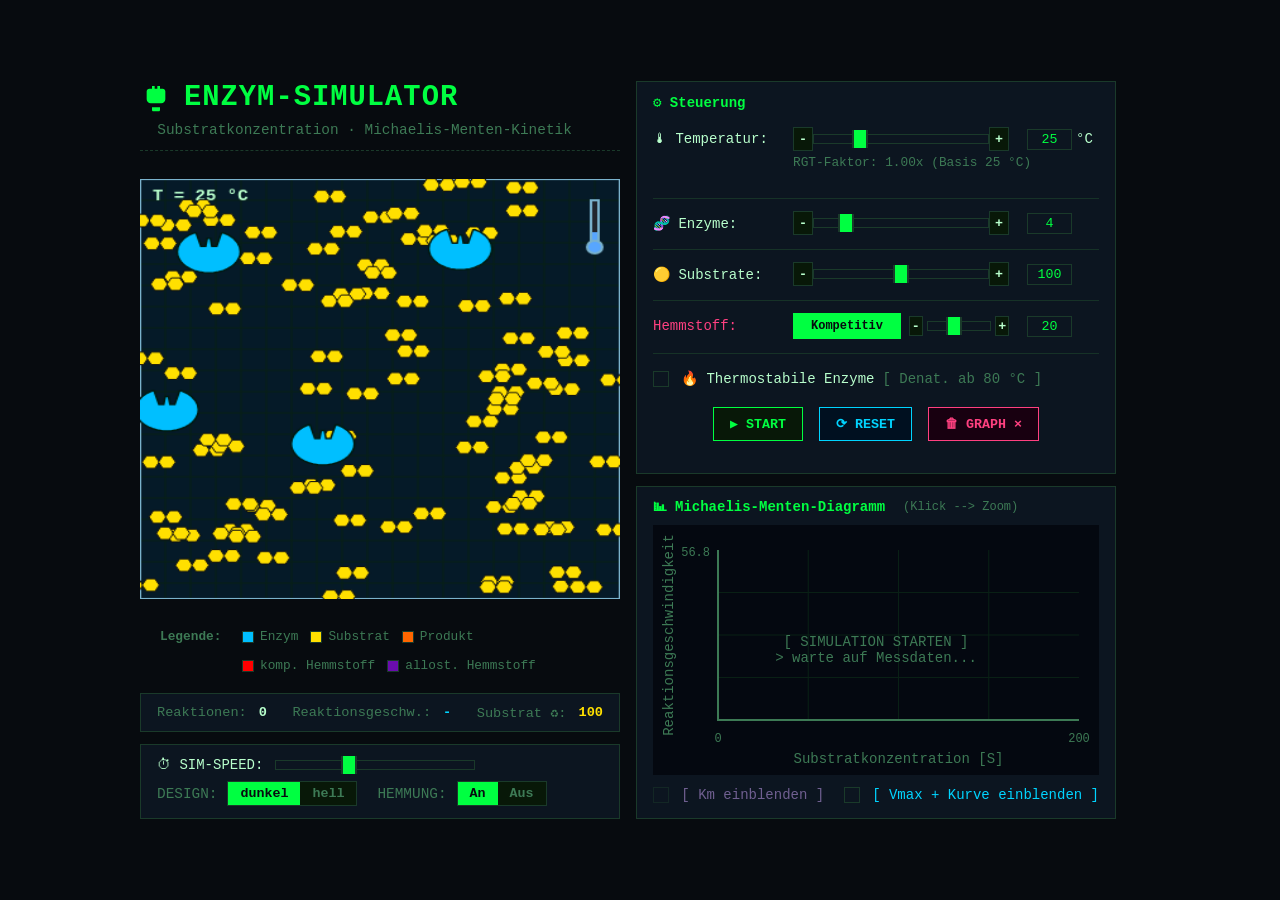
<file: index.html>
<!DOCTYPE html>
<html lang="de">
<head>
    <meta charset="UTF-8">
    <meta name="viewport" content="width=device-width, initial-scale=1.0">
    <title>ENZYM-SIMULATOR v3</title>
    <link rel="stylesheet" href="style.css">
</head>
<body class="theme-dark">
    <div class="app-container" id="appContainer">
        <!-- Left Column: Simulation -->
        <div class="left-col">
            <div class="header-area">
                <div class="title-container">
                    <div class="logo-icon"></div>
                    <h1 id="mainTitle" data-tooltip="m.poehl & Antigravity (2026)<br>Lizenz: MIT License">ENZYM-SIMULATOR</h1>
                </div>
                <div class="subtitle">&nbsp;&nbsp;Substratkonzentration · Michaelis-Menten-Kinetik</div>
                <div class="divider"></div>
            </div>
            
            <div style="position: relative;">
                <canvas id="beakerCanvas"></canvas>
            </div>

            <div class="legend-area" style="margin-top: 8px; margin-bottom: 8px; font-size: 0.8rem; color: var(--muted-color); display: flex; flex-direction: column; gap: 4px; padding-left: 20px; align-items: flex-start;">
                <div class="legend-row" style="display: flex; gap: 12px; align-items: center;">
                    <span style="font-weight: bold; width: 70px; text-align: left;">Legende:</span>
                    <div class="legend-item"><div class="color-box" style="background: var(--enz-active);"></div> Enzym</div>
                    <div class="legend-item"><div class="color-box" style="background: var(--sub-color);"></div> Substrat</div>
                    <div class="legend-item"><div class="color-box" style="background: var(--prod-color);"></div> Produkt</div>
                </div>
                <div class="legend-row" id="inhibitorLegend" style="display: flex; gap: 12px; align-items: center;">
                    <span style="width: 70px;"></span> 
                    <div class="legend-item"><div class="color-box" style="background: var(--inh-comp);"></div> komp. Hemmstoff</div>
                    <div class="legend-item"><div class="color-box" style="background: var(--inh-allo);"></div> allost. Hemmstoff</div>
                </div>
            </div>
            
            <div class="stats-bar">
                <div class="stat-item">
                    <span>Reaktionen:</span>
                    <span id="statReactions" class="stat-val" style="color: var(--text-color);">0</span>
                </div>
                <div class="stat-item">
                    <span>Reaktionsgeschw.:</span>
                    <span id="statRate" class="stat-val" style="color: var(--blue-color);">-</span>
                </div>
                <div class="stat-item">
                    <span>Substrat ♻:</span>
                    <span id="statSubstrate" class="stat-val" style="color: var(--sub-color);">100</span>
                </div>
            </div>

            <div class="panel" style="display: flex; flex-direction: column; gap: 8px;">
                <div style="display: flex; justify-content: space-between; align-items: center;">
                    <div style="display: flex; align-items: center; gap: 12px; flex: 1;">
                        <span>⏱ SIM-SPEED:</span>
                        <input type="range" id="speedSlider" min="0.1" max="2.6" step="0.1" value="1.0" style="width: 200px;">
                    </div>
                </div>
                
                <div style="display: flex; gap: 20px; align-items: center;">
                    <div class="theme-switch" id="themeSwitchRow" style="margin: 0;">
                        <span>DESIGN:</span>
                        <div class="segmented-control">
                            <button id="btnDark" class="active-dark">dunkel</button>
                            <button id="btnPaper">hell</button>
                        </div>
                    </div>
                    <div class="theme-switch" id="inhibSwitchRow" style="margin: 0;">
                        <span>HEMMUNG:</span>
                        <div class="segmented-control">
                            <button id="btnInhibOn" class="active-dark">An</button>
                            <button id="btnInhibOff">Aus</button>
                        </div>
                    </div>
                </div>
            </div>
        </div>

        <!-- Right Column: Controls & Graph -->
        <div class="right-col">
            <!-- Controls Panel -->
            <div class="panel">
                <div class="panel-title">⚙ Steuerung</div>
                
                <div class="control-row">
                    <div class="control-label">🌡 Temperatur:</div>
                    <div class="control-slider-container">
                        <button class="slider-btn" id="btnTempMinus">-</button>
                        <input type="range" id="tempSlider" min="0" max="100" value="25">
                        <button class="slider-btn" id="btnTempPlus">+</button>
                    </div>
                    <div class="control-input">
                        <span id="tempValueDisplay" style="color: var(--accent-color); font-weight: bold; display:none;">25</span>
                        <input type="text" id="tempInput" class="input-box" value="25">
                        <span style="margin-left: 4px;">°C</span>
                    </div>
                </div>
                <div class="rgt-text" id="rgtText" style="color: var(--muted-color);">RGT-Faktor: 1.00x (Basis 25 °C)</div>
                <div class="warning-text" id="denatWarning"></div>

                <div class="hr-line"></div>

                <div class="control-row">
                    <div class="control-label">🧬 Enzyme:</div>
                    <div class="control-slider-container">
                        <button class="slider-btn" id="btnEnzMinus">-</button>
                        <input type="range" id="enzSlider" min="1" max="20" value="4">
                        <button class="slider-btn" id="btnEnzPlus">+</button>
                    </div>
                    <div class="control-input">
                        <span style="color: var(--accent-color); font-weight: bold; display:none;" id="enzDisplay">4</span>
                        <input type="text" id="enzInput" class="input-box" value="4">
                    </div>
                </div>

                <div class="hr-line"></div>

                <div class="control-row">
                    <div class="control-label">🟡 Substrate:</div>
                    <div class="control-slider-container">
                        <button class="slider-btn" id="btnSubMinus">-</button>
                        <input type="range" id="subSlider" min="1" max="200" value="100">
                        <button class="slider-btn" id="btnSubPlus">+</button>
                    </div>
                    <div class="control-input">
                        <span style="color: var(--accent-color); font-weight: bold; display:none;" id="subDisplay">100</span>
                        <input type="text" id="subInput" class="input-box" value="100">
                    </div>
                </div>

                <div class="hr-line"></div>

                <div id="inhibitorGroup">
                    <div class="control-row">
                        <div class="control-label" style="color: var(--pink-color);">Hemmstoff:</div>
                        <div style="flex: 1; display: flex; align-items: center; padding: 0 10px; gap: 8px;">
                            <button id="btnInhibType" class="btn" style="flex: 1; padding: 2px 4px; font-size: 0.75rem; justify-content: center; height: 26px; background: var(--accent-color); color: var(--bg-color); border: none;">Kompetitiv</button>
                            <div style="flex: 1; display: flex; align-items: center; gap: 4px;">
                                <button class="slider-btn" id="btnInhMinus" style="width: 20px; height: 20px;">-</button>
                                <input type="range" id="inhSlider" min="0" max="50" value="20" style="width: 100%;">
                                <button class="slider-btn" id="btnInhPlus" style="width: 20px; height: 20px;">+</button>
                            </div>
                        </div>
                        <div class="control-input">
                            <input type="text" id="inhInput" class="input-box" value="20">
                        </div>
                    </div>

                    <div class="hr-line"></div>
                </div>

                <div class="checkbox-row" id="thermoCheckRow">
                    <div class="custom-checkbox" id="thermoCheckbox"></div>
                    <span style="display:flex; align-items: center; gap: 8px;">
                        <span>🔥 Thermostabile Enzyme</span> 
                        <span style="color: var(--muted-color);">[ Denat. ab 80 °C ]</span>
                    </span>
                </div>

                <div class="button-row">
                    <button id="btnStart" class="btn btn-start">▶ START</button>
                    <button id="btnReset" class="btn btn-reset">⟳ RESET</button>
                    <button id="btnGraphClear" class="btn btn-graph">🗑 GRAPH ×</button>
                </div>
            </div>

            <!-- Graph Panel -->
            <div class="panel" style="flex: 1; display: flex; flex-direction: column;">
                <div class="panel-title" style="margin-bottom: 0;">
                    <span class="mono-icon">📊&#xFE0E;</span> Michaelis-Menten-Diagramm
                    <span style="color: var(--muted-color); font-size: 0.75rem; font-weight: normal; margin-left: 10px; font-family: var(--font-family);">(Klick --> Zoom)</span>
                </div>
                <div class="graph-container" id="graphContainerObj">
                    <canvas id="graphCanvas"></canvas>
                    <div class="graph-overlay" id="graphOverlay">
                        [ SIMULATION STARTEN ]<br>> warte auf Messdaten...
                    </div>
                </div>
                <div class="graph-bottom-row">
                    <div class="checkbox-row" id="kmCheckRow" style="margin: 0; color: var(--km-color); pointer-events: none; opacity: 0.5;">
                        <div class="custom-checkbox" id="kmCheckbox"></div>
                        <span>[ Km einblenden ]</span>
                    </div>
                    <div class="checkbox-row" id="curveCheckRow" style="margin: 0; color: var(--blue-color);">
                        <div class="custom-checkbox" id="curveCheckbox"></div>
                        <span>[ Vmax + Kurve einblenden ]</span>
                    </div>
                </div>
            </div>
        </div>
    </div>
    
    <div id="zoomOverlay" class="zoom-overlay">
        <div class="zoom-modal">
            <button class="zoom-close" id="btnZoomClose">×</button>
            <div class="panel-title" style="margin-bottom: 8px;">
                <span class="mono-icon">📊&#xFE0E;</span> Michaelis-Menten-Diagramm
                <span style="color: var(--muted-color); font-size: 0.75rem; font-weight: normal; margin-left: 10px; font-family: var(--font-family);">(Klick --> Zoom)</span>
            </div>
            <div class="graph-container" style="height: calc(100% - 80px); margin-top: 0; width: 100%;">
                <canvas id="zoomCanvas"></canvas>
                <div class="graph-overlay" id="zoomGraphOverlay" style="display: none;">
                    [ SIMULATION STARTEN ]<br>> warte auf Messdaten...
                </div>
            </div>
            <div class="graph-bottom-row" style="margin-top: 10px;">
                <div class="checkbox-row" id="zoomKmCheckRow" style="margin: 0; color: var(--km-color); pointer-events: none; opacity: 0.5;">
                    <div class="custom-checkbox" id="zoomKmCheckbox"></div>
                    <span>[ Km einblenden ]</span>
                </div>
                <div class="checkbox-row" id="zoomCurveCheckRow" style="margin: 0; color: var(--blue-color);">
                    <div class="custom-checkbox" id="zoomCurveCheckbox"></div>
                    <span>[ Vmax + Kurve einblenden ]</span>
                </div>
            </div>
        </div>
    </div>

    <div id="tooltip"></div>

    <script src="script.js"></script>
</body>
</html>
</file>
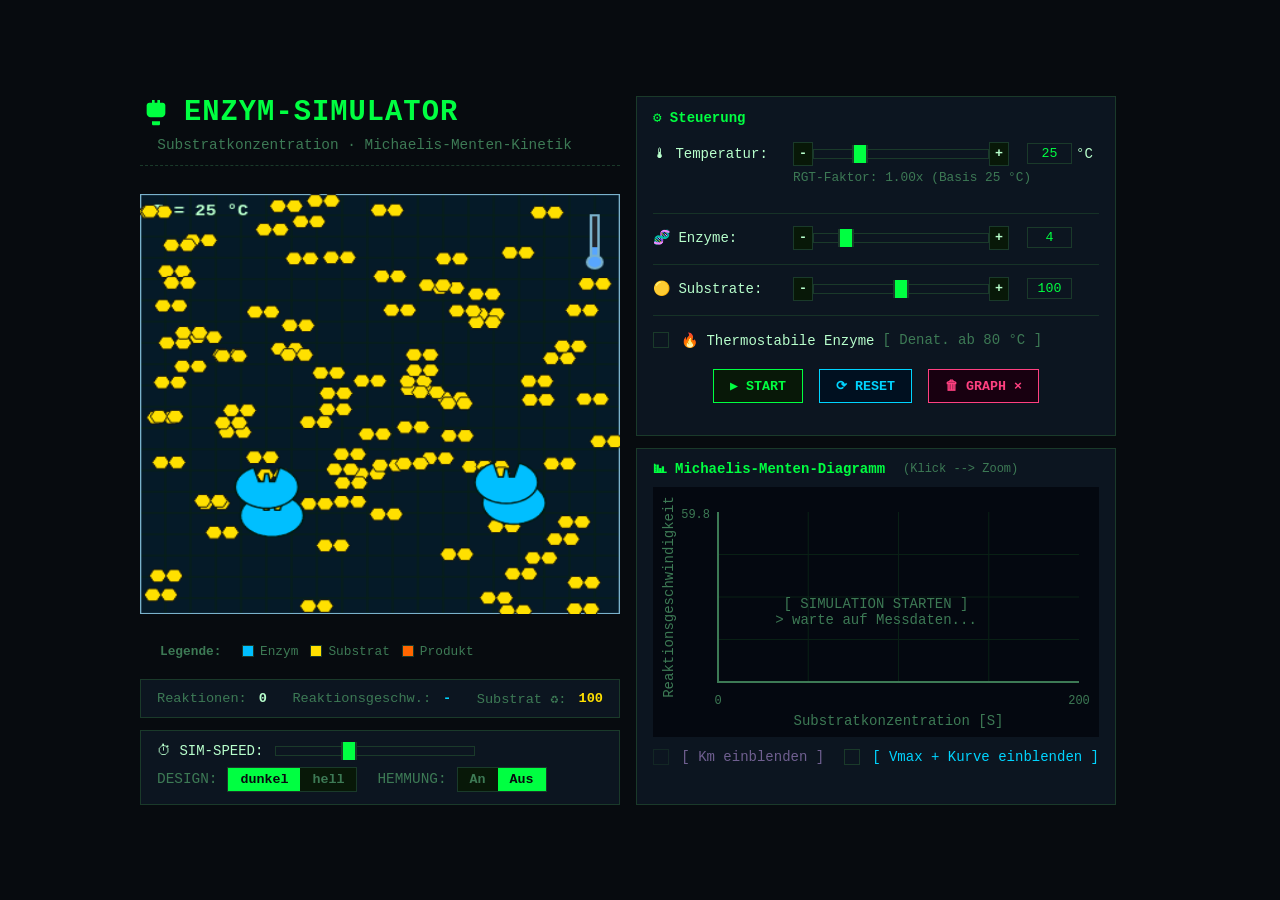
<file: Enzym-Simulator.html>
<!DOCTYPE html>
<html lang="de">
<head>
    <meta charset="UTF-8">
    <meta name="viewport" content="width=device-width, initial-scale=1.0">
    <title>ENZYM-SIMULATOR v3</title>
    <style>
:root {
    /* Default to Dark Theme */
    --bg-color: #070b0f;
    --panel-bg: #0c1520;
    --border-color: #1a3a2a;
    --text-color: #b8ffcc;
    --muted-color: #3d7a55;
    --accent-color: #00ff41;
    --blue-color: #00d4ff;
    --pink-color: #ff4080;
    --error-color: #f78166;
    
    --water-bg: #051a28;
    --enz-active: #00bfff;
    --enz-binding: #0070c0;
    --enz-denat: #3d3028;
    --enz-outline: #001a10;
    --enz-d-outline: #1f1510;
    --sub-color: #ffe000;
    --prod-color: #ff6600;
    --inh-comp: #ff0000;
    --inh-allo: #6a0dad;
    
    --grid-color: #092015;
    --graph-bg: #040810;
    
    --btn-bg: #081808;
    --btn-hover: #003010;
    --btn-reset-bg: #001020;
    --btn-reset-hover: #002040;
    --btn-graph-bg: #180010;
    --btn-graph-hover: #2a0020;
    
    --thermo-bg: #21262d;
    --thermo-ol: #7ab2cc;
    --temp-cool: #58a6ff;
    
    --curve-colors: #58a6ff, #f78166, #3fb950, #d2a8ff, #e3b341, #8abeb7;
    --km-color: #d2a8ff;
    
    --font-family: 'Courier New', Courier, monospace;
}

body.theme-paper {
    --bg-color: #f5f0e6;
    --panel-bg: #ece5d0;
    --border-color: #9a8050;
    --text-color: #1a1208;
    --muted-color: #7a6040;
    --accent-color: #1a6b1a;
    --blue-color: #1a3f8b;
    --pink-color: #bb2040;
    --error-color: #cc3300;
    
    --water-bg: #daeef8;
    --enz-active: #2060cc;
    --enz-binding: #b06010;
    --enz-denat: #9a7a5a;
    --enz-outline: #0a1050;
    --enz-d-outline: #504030;
    --sub-color: #d4900a;
    --prod-color: #cc3300;
    --inh-comp: #cc0000;
    --inh-allo: #4b0082;
    
    --grid-color: #c8bfa0;
    --graph-bg: #faf6ec;
    
    --btn-bg: #e2d8c0;
    --btn-hover: #d0c8a8;
    --btn-reset-bg: #ccd4ed;
    --btn-reset-hover: #aab8e5;
    --btn-graph-bg: #eddcd4;
    --btn-graph-hover: #e0b098;
    
    --thermo-bg: #e8dfc8;
    --thermo-ol: #8b7050;
    --temp-cool: #2060cc;
    
    --curve-colors: #1a3f8b, #cc3300, #1a6b1a, #7a1a8b, #8b6b00, #006b5a;
    --km-color: #7a1a8b;
    
    --font-family: 'Georgia', serif;
}

* {
    box-sizing: border-box;
    margin: 0;
    padding: 0;
}

body {
    font-family: var(--font-family);
    background-color: var(--bg-color);
    color: var(--text-color);
    display: flex;
    justify-content: center;
    align-items: center;
    min-height: 100vh;
    padding: 20px;
    font-size: 14px;
    transition: background-color 0.3s, color 0.3s;
}

.app-container {
    display: grid;
    grid-template-columns: 480px 480px;
    gap: 16px;
    max-width: 1000px;
    width: 100%;
}

.left-col {
    display: flex;
    flex-direction: column;
    gap: 12px;
}

.right-col {
    display: flex;
    flex-direction: column;
    gap: 12px;
}

/* Header */
.header-area {
    margin-bottom: 4px;
}

.title-container {
    display: flex;
    align-items: center;
    gap: 12px;
    margin-bottom: 8px;
}

.logo-icon {
    width: 32px;
    height: 32px;
    background: var(--accent-color);
    mask: url('data:image/svg+xml;utf8,<svg viewBox="0 0 24 24" xmlns="http://www.w3.org/2000/svg"><path d="M9 21c0 .5.4 1 1 1h4c.6 0 1-.5 1-1v-2h-6v2zm4-16h-2V3H9v2H7c-1.1 0-2 .9-2 2v6c0 1.7 1.3 3 3 3h8c1.7 0 3-1.3 3-3V7c0-1.1-.9-2-2-2h-2V3h-2v2z"/></svg>') no-repeat center;
    -webkit-mask: url('data:image/svg+xml;utf8,<svg viewBox="0 0 24 24" xmlns="http://www.w3.org/2000/svg"><path d="M9 21c0 .5.4 1 1 1h4c.6 0 1-.5 1-1v-2h-6v2zm4-16h-2V3H9v2H7c-1.1 0-2 .9-2 2v6c0 1.7 1.3 3 3 3h8c1.7 0 3-1.3 3-3V7c0-1.1-.9-2-2-2h-2V3h-2v2z"/></svg>') no-repeat center;
}

h1 {
    font-size: 1.8rem;
    font-weight: bold;
    color: var(--accent-color);
    letter-spacing: 1px;
}

.subtitle {
    color: var(--muted-color);
    font-size: 0.9rem;
}

.divider {
    border-top: 1px dashed var(--border-color);
    margin: 12px 0;
    width: 100%;
}

/* Canvas Area */
#beakerCanvas {
    width: 100%;
    height: 420px;
    background: var(--bg-color);
    border: none;
    cursor: crosshair;
}

/* Panels */
.panel {
    background: var(--panel-bg);
    border: 1px solid var(--border-color);
    padding: 12px 16px;
}

.panel-title {
    font-weight: bold;
    margin-bottom: 16px;
    color: var(--accent-color);
    display: flex;
    align-items: center;
    gap: 8px;
}

/* Stats */
.stats-bar {
    display: flex;
    justify-content: space-between;
    background: var(--panel-bg);
    padding: 10px 16px;
    font-size: 0.85rem;
    color: var(--muted-color);
    border: 1px solid var(--border-color);
}

.stat-item {
    display: flex;
    gap: 12px;
    align-items: center;
}

.stat-val {
    font-weight: bold;
}

/* Controls */
.control-row {
    display: flex;
    align-items: center;
    margin-bottom: 14px;
}

.control-label {
    width: 130px;
    display: flex;
    align-items: center;
    gap: 8px;
}

.control-slider-container {
    flex: 1;
    display: flex;
    align-items: center;
    padding: 0 10px;
}

.control-input {
    width: 80px;
    text-align: left;
    display: flex;
    justify-content: flex-start;
    align-items: center;
}

.input-box {
    background: transparent;
    border: 1px solid var(--border-color);
    color: var(--accent-color);
    font-family: inherit;
    width: 45px;
    text-align: center;
    padding: 2px;
    margin-left: 8px;
}

.slider-btn {
    background: var(--btn-bg);
    color: var(--text-color);
    border: 1px solid var(--border-color);
    width: 24px;
    height: 24px;
    display: flex;
    justify-content: center;
    align-items: center;
    cursor: pointer;
    font-weight: bold;
    font-family: inherit;
    transition: background 0.2s;
}

.slider-btn:hover {
    background: var(--btn-hover);
}

/* Sliders */
input[type=range] {
    -webkit-appearance: none;
    width: 100%;
    background: transparent;
}

input[type=range]:focus {
    outline: none;
}

input[type=range]::-webkit-slider-runnable-track {
    width: 100%;
    height: 10px;
    cursor: pointer;
    background: transparent;
    border: 1px solid var(--border-color);
}

input[type=range]::-webkit-slider-thumb {
    height: 18px;
    width: 12px;
    background: var(--accent-color);
    cursor: pointer;
    -webkit-appearance: none;
    margin-top: -5px;
    border-radius: 0;
    box-shadow: -2px 0 0 var(--border-color), 2px 0 0 var(--border-color);
}

.rgt-text, .warning-text {
    font-size: 0.8rem;
    margin-left: 140px;
    margin-top: -10px;
    margin-bottom: 12px;
    min-height: 14px;
}

.warning-text {
    color: var(--error-color);
}

.hr-line {
    border-top: 1px solid var(--border-color);
    opacity: 0.8;
    margin: 12px 0;
}

/* Checkbox */
.checkbox-row {
    display: flex;
    align-items: center;
    gap: 12px;
    cursor: pointer;
    margin: 16px 0;
}

.custom-checkbox {
    width: 16px;
    height: 16px;
    border: 1px solid var(--border-color);
    display: inline-flex;
    justify-content: center;
    align-items: center;
}

.custom-checkbox.checked::after {
    content: '■';
    color: var(--accent-color);
    font-size: 14px;
}

/* Theme Segmented Control */
.theme-switch {
    display: flex;
    align-items: center;
    gap: 10px;
    margin: 10px 0;
}

.theme-switch span {
    color: var(--muted-color);
    font-size: 0.9rem;
}

.segmented-control {
    display: flex;
    background: var(--border-color);
    padding: 1px;
}

.segmented-control button {
    background: var(--btn-bg);
    color: var(--muted-color);
    border: none;
    padding: 4px 12px;
    font-weight: bold;
    font-family: inherit;
    cursor: pointer;
}

.segmented-control button.active-dark {
    background: var(--accent-color);
    color: var(--bg-color);
}

.segmented-control button.active-paper {
    background: var(--accent-color);
    color: var(--bg-color);
}

/* Buttons */
.button-row {
    display: flex;
    gap: 16px;
    justify-content: center;
    margin-top: 20px;
    margin-bottom: 20px;
}

.btn {
    padding: 8px 16px;
    font-family: inherit;
    font-weight: bold;
    cursor: pointer;
    display: flex;
    align-items: center;
    gap: 8px;
    transition: all 0.2s;
    border-width: 1px;
    border-style: solid;
}

.btn-start {
    color: var(--accent-color);
    border-color: var(--accent-color);
    background: var(--btn-bg);
}
.btn-start:hover { background: var(--btn-hover); }

.btn-reset {
    color: var(--blue-color);
    border-color: var(--blue-color);
    background: var(--btn-reset-bg);
}
.btn-reset:hover { background: var(--btn-reset-hover); }

.btn-graph {
    color: var(--pink-color);
    border-color: var(--pink-color);
    background: var(--btn-graph-bg);
}
.btn-graph:hover { background: var(--btn-graph-hover); }

/* Legend */
.legend-row {
    display: flex;
    align-items: center;
    font-size: 0.8rem;
    color: var(--muted-color);
    gap: 12px;
    margin-top: 10px;
}

.legend-item {
    display: flex;
    align-items: center;
    gap: 6px;
}

.color-box {
    width: 12px;
    height: 12px;
    border: 1px solid var(--border-color);
}

/* Graph */
.graph-container {
    height: 250px;
    position: relative;
    margin-top: 10px;
}

#graphCanvas {
    width: 100%;
    height: 100%;
}

.graph-overlay {
    position: absolute;
    top: 50%;
    left: 50%;
    transform: translate(-50%, -50%);
    text-align: center;
    color: var(--muted-color);
    pointer-events: none;
}

.graph-bottom-row {
    display: flex;
    justify-content: flex-end;
    gap: 20px;
    margin-top: 12px;
}

/* Tooltip */
#tooltip {
    position: absolute;
    background: var(--panel-bg);
    border: 1px solid var(--border-color);
    color: var(--text-color);
    padding: 8px 12px;
    font-size: 13px;
    line-height: 1.5;
    pointer-events: none;
    display: none;
    z-index: 2000;
    box-shadow: 0 4px 15px rgba(0,0,0,0.5);
    border-radius: 4px;
}

#mainTitle {
    cursor: help;
}

.mono-icon {
    color: transparent;
    text-shadow: 0 0 0 var(--accent-color);
}

.zoom-overlay {
    position: fixed;
    top: 0; left: 0; width: 100%; height: 100%;
    background: rgba(0, 0, 0, 0.8);
    display: none;
    justify-content: center;
    align-items: center;
    z-index: 1000;
}

.zoom-modal {
    background: var(--panel-bg);
    border: 2px solid var(--accent-color);
    padding: 20px;
    width: 1120px; /* 448px * 2.5 */
    height: 625px; /* 250px * 2.5 */
    max-width: 95vw;
    max-height: 95vh;
    position: relative;
    display: flex;
    flex-direction: column;
    box-shadow: 0 10px 30px rgba(0,0,0,0.5);
}

.zoom-close {
    position: absolute;
    top: 10px; right: 15px;
    background: transparent;
    border: none;
    color: var(--error-color);
    font-size: 28px;
    font-weight: bold;
    cursor: pointer;
    line-height: 1;
}

#graphCanvas {
    cursor: zoom-in;
}
    </style>
</head>
<body class="theme-dark">
    <div class="app-container" id="appContainer">
        <!-- Left Column: Simulation -->
        <div class="left-col">
            <div class="header-area">
                <div class="title-container">
                    <div class="logo-icon"></div>
                    <h1 id="mainTitle" data-tooltip="m.poehl & Antigravity (2026)<br>Lizenz: MIT License">ENZYM-SIMULATOR</h1>
                </div>
                <div class="subtitle">&nbsp;&nbsp;Substratkonzentration · Michaelis-Menten-Kinetik</div>
                <div class="divider"></div>
            </div>
            
            <div style="position: relative;">
                <canvas id="beakerCanvas"></canvas>
            </div>

            <div class="legend-area" style="margin-top: 8px; margin-bottom: 8px; font-size: 0.8rem; color: var(--muted-color); display: flex; flex-direction: column; gap: 4px; padding-left: 20px; align-items: flex-start;">
                <div class="legend-row" style="display: flex; gap: 12px; align-items: center;">
                    <span style="font-weight: bold; width: 70px; text-align: left;">Legende:</span>
                    <div class="legend-item"><div class="color-box" style="background: var(--enz-active);"></div> Enzym</div>
                    <div class="legend-item"><div class="color-box" style="background: var(--sub-color);"></div> Substrat</div>
                    <div class="legend-item"><div class="color-box" style="background: var(--prod-color);"></div> Produkt</div>
                </div>
                <div class="legend-row" id="inhibitorLegend" style="display: flex; gap: 12px; align-items: center;">
                    <span style="width: 70px;"></span> 
                    <div class="legend-item"><div class="color-box" style="background: var(--inh-comp);"></div> komp. Hemmstoff</div>
                    <div class="legend-item"><div class="color-box" style="background: var(--inh-allo);"></div> allost. Hemmstoff</div>
                </div>
            </div>
            
            <div class="stats-bar">
                <div class="stat-item">
                    <span>Reaktionen:</span>
                    <span id="statReactions" class="stat-val" style="color: var(--text-color);">0</span>
                </div>
                <div class="stat-item">
                    <span>Reaktionsgeschw.:</span>
                    <span id="statRate" class="stat-val" style="color: var(--blue-color);">-</span>
                </div>
                <div class="stat-item">
                    <span>Substrat ♻:</span>
                    <span id="statSubstrate" class="stat-val" style="color: var(--sub-color);">100</span>
                </div>
            </div>

            <div class="panel" style="display: flex; flex-direction: column; gap: 8px;">
                <div style="display: flex; justify-content: space-between; align-items: center;">
                    <div style="display: flex; align-items: center; gap: 12px; flex: 1;">
                        <span>⏱ SIM-SPEED:</span>
                        <input type="range" id="speedSlider" min="0.1" max="2.6" step="0.1" value="1.0" style="width: 200px;">
                    </div>
                </div>
                
                <div style="display: flex; gap: 20px; align-items: center;">
                    <div class="theme-switch" id="themeSwitchRow" style="margin: 0;">
                        <span>DESIGN:</span>
                        <div class="segmented-control">
                            <button id="btnDark" class="active-dark">dunkel</button>
                            <button id="btnPaper">hell</button>
                        </div>
                    </div>
                    <div class="theme-switch" id="inhibSwitchRow" style="margin: 0;">
                        <span>HEMMUNG:</span>
                        <div class="segmented-control">
                            <button id="btnInhibOn" class="active-dark">An</button>
                            <button id="btnInhibOff">Aus</button>
                        </div>
                    </div>
                </div>
            </div>
        </div>

        <!-- Right Column: Controls & Graph -->
        <div class="right-col">
            <!-- Controls Panel -->
            <div class="panel">
                <div class="panel-title">⚙ Steuerung</div>
                
                <div class="control-row">
                    <div class="control-label">🌡 Temperatur:</div>
                    <div class="control-slider-container">
                        <button class="slider-btn" id="btnTempMinus">-</button>
                        <input type="range" id="tempSlider" min="0" max="100" value="25">
                        <button class="slider-btn" id="btnTempPlus">+</button>
                    </div>
                    <div class="control-input">
                        <span id="tempValueDisplay" style="color: var(--accent-color); font-weight: bold; display:none;">25</span>
                        <input type="text" id="tempInput" class="input-box" value="25">
                        <span style="margin-left: 4px;">°C</span>
                    </div>
                </div>
                <div class="rgt-text" id="rgtText" style="color: var(--muted-color);">RGT-Faktor: 1.00x (Basis 25 °C)</div>
                <div class="warning-text" id="denatWarning"></div>

                <div class="hr-line"></div>

                <div class="control-row">
                    <div class="control-label">🧬 Enzyme:</div>
                    <div class="control-slider-container">
                        <button class="slider-btn" id="btnEnzMinus">-</button>
                        <input type="range" id="enzSlider" min="1" max="20" value="4">
                        <button class="slider-btn" id="btnEnzPlus">+</button>
                    </div>
                    <div class="control-input">
                        <span style="color: var(--accent-color); font-weight: bold; display:none;" id="enzDisplay">4</span>
                        <input type="text" id="enzInput" class="input-box" value="4">
                    </div>
                </div>

                <div class="hr-line"></div>

                <div class="control-row">
                    <div class="control-label">🟡 Substrate:</div>
                    <div class="control-slider-container">
                        <button class="slider-btn" id="btnSubMinus">-</button>
                        <input type="range" id="subSlider" min="1" max="200" value="100">
                        <button class="slider-btn" id="btnSubPlus">+</button>
                    </div>
                    <div class="control-input">
                        <span style="color: var(--accent-color); font-weight: bold; display:none;" id="subDisplay">100</span>
                        <input type="text" id="subInput" class="input-box" value="100">
                    </div>
                </div>

                <div class="hr-line"></div>

                <div id="inhibitorGroup">
                    <div class="control-row">
                        <div class="control-label" style="color: var(--pink-color);">Hemmstoff:</div>
                        <div style="flex: 1; display: flex; align-items: center; padding: 0 10px; gap: 8px;">
                            <button id="btnInhibType" class="btn" style="flex: 1; padding: 2px 4px; font-size: 0.75rem; justify-content: center; height: 26px; background: var(--accent-color); color: var(--bg-color); border: none;">Kompetitiv</button>
                            <div style="flex: 1; display: flex; align-items: center; gap: 4px;">
                                <button class="slider-btn" id="btnInhMinus" style="width: 20px; height: 20px;">-</button>
                                <input type="range" id="inhSlider" min="0" max="50" value="20" style="width: 100%;">
                                <button class="slider-btn" id="btnInhPlus" style="width: 20px; height: 20px;">+</button>
                            </div>
                        </div>
                        <div class="control-input">
                            <input type="text" id="inhInput" class="input-box" value="20">
                        </div>
                    </div>

                    <div class="hr-line"></div>
                </div>

                <div class="checkbox-row" id="thermoCheckRow">
                    <div class="custom-checkbox" id="thermoCheckbox"></div>
                    <span style="display:flex; align-items: center; gap: 8px;">
                        <span>🔥 Thermostabile Enzyme</span> 
                        <span style="color: var(--muted-color);">[ Denat. ab 80 °C ]</span>
                    </span>
                </div>

                <div class="button-row">
                    <button id="btnStart" class="btn btn-start">▶ START</button>
                    <button id="btnReset" class="btn btn-reset">⟳ RESET</button>
                    <button id="btnGraphClear" class="btn btn-graph">🗑 GRAPH ×</button>
                </div>
            </div>

            <!-- Graph Panel -->
            <div class="panel" style="flex: 1; display: flex; flex-direction: column;">
                <div class="panel-title" style="margin-bottom: 0;">
                    <span class="mono-icon">📊&#xFE0E;</span> Michaelis-Menten-Diagramm
                    <span style="color: var(--muted-color); font-size: 0.75rem; font-weight: normal; margin-left: 10px; font-family: var(--font-family);">(Klick --> Zoom)</span>
                </div>
                <div class="graph-container" id="graphContainerObj">
                    <canvas id="graphCanvas"></canvas>
                    <div class="graph-overlay" id="graphOverlay">
                        [ SIMULATION STARTEN ]<br>> warte auf Messdaten...
                    </div>
                </div>
                <div class="graph-bottom-row">
                    <div class="checkbox-row" id="kmCheckRow" style="margin: 0; color: var(--km-color); pointer-events: none; opacity: 0.5;">
                        <div class="custom-checkbox" id="kmCheckbox"></div>
                        <span>[ Km einblenden ]</span>
                    </div>
                    <div class="checkbox-row" id="curveCheckRow" style="margin: 0; color: var(--blue-color);">
                        <div class="custom-checkbox" id="curveCheckbox"></div>
                        <span>[ Vmax + Kurve einblenden ]</span>
                    </div>
                </div>
            </div>
        </div>
    </div>
    
    <div id="zoomOverlay" class="zoom-overlay">
        <div class="zoom-modal">
            <button class="zoom-close" id="btnZoomClose">×</button>
            <div class="panel-title" style="margin-bottom: 8px;">
                <span class="mono-icon">📊&#xFE0E;</span> Michaelis-Menten-Diagramm
                <span style="color: var(--muted-color); font-size: 0.75rem; font-weight: normal; margin-left: 10px; font-family: var(--font-family);">(Klick --> Zoom)</span>
            </div>
            <div class="graph-container" style="height: calc(100% - 80px); margin-top: 0; width: 100%;">
                <canvas id="zoomCanvas"></canvas>
                <div class="graph-overlay" id="zoomGraphOverlay" style="display: none;">
                    [ SIMULATION STARTEN ]<br>> warte auf Messdaten...
                </div>
            </div>
            <div class="graph-bottom-row" style="margin-top: 10px;">
                <div class="checkbox-row" id="zoomKmCheckRow" style="margin: 0; color: var(--km-color); pointer-events: none; opacity: 0.5;">
                    <div class="custom-checkbox" id="zoomKmCheckbox"></div>
                    <span>[ Km einblenden ]</span>
                </div>
                <div class="checkbox-row" id="zoomCurveCheckRow" style="margin: 0; color: var(--blue-color);">
                    <div class="custom-checkbox" id="zoomCurveCheckbox"></div>
                    <span>[ Vmax + Kurve einblenden ]</span>
                </div>
            </div>
        </div>
    </div>

    <div id="tooltip"></div>

    <script>
/**
 * ENZYM-SIMULATOR v3 Logic
 */

const canvas = document.getElementById('beakerCanvas');
const ctx = canvas.getContext('2d');
const graphCanvas = document.getElementById('graphCanvas');
const gctx = graphCanvas.getContext('2d');
const zoomCanvas = document.getElementById('zoomCanvas');
const zoomCtx = zoomCanvas ? zoomCanvas.getContext('2d') : null;
const zoomOverlay = document.getElementById('zoomOverlay');

// --- Dynamic Color Fetching ---
function getC(varName) {
    return getComputedStyle(document.body).getPropertyValue(varName).trim();
}

// --- Simulation Constants ---
const BASE_SPEED = 3.6;
const BASE_TEMP = 25.0; // Basis 25°C in v3
const DENATURE_NORMAL = 50;
const DENATURE_THERMO = 80;
let ENZYME_R = 25;
let SUBSTRATE_R = 8;
let COLL_DIST = ENZYME_R + SUBSTRATE_R + 8;

// --- State ---
let running = false;
let enzymes = [];
let substrates = [];
let products = [];
let inhibitors = [];
let reactionsDone = 0;
let winTime = 0.0;
let accumulatedTime = 0.0;
let lastTickTime = 0;
let initialSubstratesCount = 0;
let scale = 1.0;
let finishTimer = 0; // Timer for 1s cooldown after completion
let graphHitRegions = []; // For Km/Vmax tooltips

let config = {
    temp: 25,
    numEnzymes: 4,
    numSubstrates: 100,
    inhibitorType: 'Kompetitiv',
    numInhibitors: 20,
    thermostable: false,
    simSpeed: 1.0,
    showCurve: false,
    showKm: false,
    zoom: false,
    hasSavedData: false,
    hasRecordedRate: false,
    recordedRate: 0.0,
    inhibitionEnabled: false,
    theme: 'dark' // dark or paper
};

let dataPoints = []; // [s_cnt, rate, n_enz, temp]

// --- Utils ---
function rgtFactor(temp) {
    return Math.pow(2.0, (temp - BASE_TEMP) / 10.0);
}

function getMMParams(n_enz, temp, thermo, numInh = 0, typeInh = 'kompetitiv') {
    const fac = rgtFactor(temp);
    
    let denatFrac = 0.0;
    if (thermo) {
        if (temp >= 90) denatFrac = 1.0;
        else if (temp >= 70) denatFrac = (temp - 70) / 20.0;
    } else {
        if (temp >= 60) denatFrac = 1.0;
        else if (temp >= 40) denatFrac = 0.25 + 0.75 * ((temp - 40) / 20.0);
    }
    
    const activeEnz = n_enz * (1.0 - denatFrac);
    let vmax = activeEnz * 13.0 * fac;
    let km = 20.0;
    
    const ki = 30.0;
    if (numInh > 0) {
        if (typeInh.toLowerCase() === 'kompetitiv') {
            km = km * (1.0 + numInh / ki);
        } else {
            vmax = vmax / (1.0 + numInh / ki);
        }
    }
    
    return { vmax, km };
}

function mmRate(s, n_enz, temp, thermo, numInh = 0, typeInh = 'kompetitiv') {
    if (s <= 0) return 0.0;
    const { vmax, km } = getMMParams(n_enz, temp, thermo, numInh, typeInh);
    
    // Global scaling factor based on the normal Km (20) 
    // to ensure the uninhibited curve hits Vmax at 180.
    const baseKm = 20.0;
    const globalSaturationFactor = 180 / (baseKm + 180); // 0.9
    
    let v = (vmax * s / (km + s)) / globalSaturationFactor;
    return Math.min(v, vmax);
}

function renderUnifiedGraph(ctxToUse, tW, tH, isMain) {
    ctxToUse.clearRect(0, 0, tW, tH);
    ctxToUse.fillStyle = getC('--graph-bg');
    ctxToUse.fillRect(0, 0, tW, tH);
    const pl = 65, pr = 20, pt = 25, pb = 55;
    const gw = tW - pl - pr, gh = tH - pt - pb;
    if (isMain) graphHitRegions = []; else zoomHitRegions = [];

    ctxToUse.strokeStyle = getC('--grid-color'); ctxToUse.lineWidth = 1; ctxToUse.beginPath();
    for(let i=1; i<4; i++) {
        let y = pt + gh * i / 4; ctxToUse.moveTo(pl, y); ctxToUse.lineTo(pl + gw, y);
        let x = pl + gw * i / 4; ctxToUse.moveTo(x, pt); ctxToUse.lineTo(x, pt + gh);
    }
    ctxToUse.stroke();

    ctxToUse.strokeStyle = getC('--muted-color'); ctxToUse.lineWidth = 2; ctxToUse.beginPath();
    ctxToUse.moveTo(pl, pt); ctxToUse.lineTo(pl, pt + gh); ctxToUse.lineTo(pl + gw, pt + gh);
    ctxToUse.stroke();

    ctxToUse.fillStyle = getC('--muted-color'); ctxToUse.font = `14px ${getC('--font-family')}`; ctxToUse.textAlign = "center";
    ctxToUse.fillText("Substratkonzentration [S]", pl + gw/2, tH - 12);
    ctxToUse.save(); ctxToUse.translate(pl - 45, pt + gh/2); ctxToUse.rotate(-Math.PI/2);
    ctxToUse.fillText("Reaktionsgeschwindigkeit", 0, 0); ctxToUse.restore();

    let configsSet = new Set(dataPoints.map(p => `${p[2]},${p[3]},${p[4]},${p[5]}`));
    configsSet.add(`${config.numEnzymes},${config.temp},${config.inhibitionEnabled ? config.numInhibitors : 0},${config.inhibitorType}`);
    let configs = Array.from(configsSet).map(s => { 
        let p = s.split(','); return [parseInt(p[0]), parseFloat(p[1]), parseInt(p[2]), p[3]]; 
    }).sort((a,b)=>a[0]-b[0]);

    let maxS = Math.max(200, config.numSubstrates);
    if (dataPoints.length) maxS = Math.max(maxS, ...dataPoints.map(p => p[0]));

    let vmaxDict = {};
    for (let c of configs) {
        const { vmax } = getMMParams(c[0], c[1], config.thermostable, c[2], c[3]);
        vmaxDict[`${c[0]},${c[1]},${c[2]},${c[3]}`] = vmax;
    }
    let globalMaxVmax = Object.values(vmaxDict).length ? Math.max(...Object.values(vmaxDict)) : 0;
    let maxR = Math.max(globalMaxVmax * 1.15, 0.5);

    const curveColorsStr = getC('--curve-colors');
    const curveColors = curveColorsStr ? curveColorsStr.split(',').map(s=>s.trim()) : ["#58a6ff", "#f78166", "#3fb950", "#d2a8ff", "#e3b341", "#8abeb7"];

    if (config.showCurve) {
        const steps = 300;
        const vLineGroups = {}; // y -> {v, labels, color, isHalf}
        
        configs.forEach((cfg, idx) => {
            const [ne, t, nin, ty] = cfg;
            const col = curveColors[idx % curveColors.length];
            const ptsForCfg = dataPoints.filter(p => p[2] === ne && p[3] === t && p[4] === nin && p[5] === ty);
            const maxSim = ptsForCfg.length ? Math.max(...ptsForCfg.map(p => p[0])) : 0;
            let minSim = 0; if (ptsForCfg.length) { let am = Math.min(...ptsForCfg.map(p => p[0])); minSim = (am <= 10) ? 0 : am; }
            
            const { vmax: vmaxVal, km: kmVal } = getMMParams(ne, t, config.thermostable, nin, ty);
            const maxRate = ptsForCfg.length ? Math.max(...ptsForCfg.map(p => p[1])) : 0;
            
            // 1. Draw Curve
            if (maxSim > 0) {
                ctxToUse.beginPath(); ctxToUse.strokeStyle = col; ctxToUse.lineWidth = 2.5;
                for (let i = 0; i <= steps; i++) {
                    let s = minSim + (maxSim - minSim) * (i / steps);
                    let v = mmRate(s, ne, t, config.thermostable, nin, ty);
                    let x = pl + (s / maxS) * gw, y = pt + gh - Math.min(v / maxR, 1.0) * gh;
                    if (i === 0) ctxToUse.moveTo(x, y); else ctxToUse.lineTo(x, y);
                }
                ctxToUse.stroke();
            }

            // 2. Collect Vmax / Km info - show if saturation was EVER reached in ANY simulation
            const hasReachedSaturation = dataPoints.some(p => p[0] >= 180);
            if (hasReachedSaturation && ptsForCfg.length > 0) {
                const vy = pt + gh - Math.min(vmaxVal / maxR, 1.0) * gh;
                const yK = vy.toFixed(1);
                if (!vLineGroups[yK]) vLineGroups[yK] = { y: vy, val: vmaxVal, labels: [], color: col, isHalf: false };
                let lbl = `${ne}E, ${t.toFixed(0)}°C`; if(nin>0) lbl += `, ${nin}I (${ty[0].toUpperCase()})`;
                vLineGroups[yK].labels.push(lbl);
                
                if (config.showKm) {
                    const hasReachedKm = ptsForCfg.some(p => p[0] >= kmVal);
                    if (hasReachedKm) {
                        // Use mmRate to ensure height matches the curve exactly at s = kmVal
                        const vHalfActual = mmRate(kmVal, ne, t, config.thermostable, nin, ty);
                    const vyHalf = pt + gh - Math.min(vHalfActual / maxR, 1.0) * gh;
                    const kmX = pl + (kmVal / maxS) * gw;
                    
                    // Grouping for horizontal lines (to avoid label clutter)
                    const yKH = vyHalf.toFixed(1);
                    if (!vLineGroups[yKH]) {
                        vLineGroups[yKH] = { y: vyHalf, val: vHalfActual, labels: [], color: col, isHalf: true, kmX: kmX };
                    } else {
                        // If multiple curves share the same Vmax/2 level, stop at the rightmost Km for the shared line
                        vLineGroups[yKH].kmX = Math.max(vLineGroups[yKH].kmX || 0, kmX);
                    }
                    
                    // Vertical line exactly to the curve
                    ctxToUse.beginPath(); 
                    ctxToUse.setLineDash([2, 2]); 
                    ctxToUse.moveTo(kmX, vyHalf); 
                    ctxToUse.lineTo(kmX, pt + gh);
                    ctxToUse.strokeStyle = col; 
                    ctxToUse.lineWidth = 1.5; 
                    ctxToUse.stroke(); 
                    ctxToUse.setLineDash([]);
                    
                    // Km label at the bottom with curve color
                    ctxToUse.fillStyle = col; 
                    ctxToUse.textAlign = "center"; 
                    ctxToUse.font = `bold 12px ${getC('--font-family')}`;
                    ctxToUse.fillText("K_m", kmX, pt + gh + 14);
                    
                        let regions = isMain ? graphHitRegions : zoomHitRegions;
                        regions.push({ x: kmX - 15, y: vyHalf, w: 30, h: (pt + gh) - vyHalf + 20, text: `<b>K<sub>m</sub> = ${kmVal.toFixed(1)}</b> [Substrat]<br><small>(${lbl})</small>` });
                    }
                }
            }
        });

        // 3. Draw grouped horizontal lines and labels
        for (let yK in vLineGroups) {
            const group = vLineGroups[yK];
            ctxToUse.beginPath(); ctxToUse.setLineDash(group.isHalf ? [2, 2] : [6, 4]); 
            ctxToUse.moveTo(pl, group.y); 
            // Vmax/2 line stops at the Km vertical line (group.kmX), Vmax line goes across (pl + gw)
            ctxToUse.lineTo(group.isHalf ? (group.kmX || pl) : pl + gw, group.y);
            ctxToUse.strokeStyle = group.color; ctxToUse.lineWidth = group.isHalf ? 1.5 : 2; ctxToUse.stroke(); ctxToUse.setLineDash([]);
            
            ctxToUse.fillStyle = group.color; ctxToUse.font = `12px ${getC('--font-family')}`;
            if (group.isHalf) {
                ctxToUse.textAlign = "right"; ctxToUse.fillText("V_max/2", pl - 4, group.y + 4);
            } else {
                ctxToUse.textAlign = "right"; 
                const labelText = `V_max (${group.labels.join(" | ")})`;
                ctxToUse.fillText(labelText, pl + gw - 4, group.y - 8);
                let regions = isMain ? graphHitRegions : zoomHitRegions;
                regions.push({ x: pl, y: group.y - 15, w: gw, h: 25, text: `<b>V<sub>max</sub> ≈ ${group.val.toFixed(2)}</b><br><small>${group.labels.join("<br>")}</small>` });
            }
        }
    }

    const ovId = isMain ? 'graphOverlay' : 'zoomGraphOverlay';
    const ovEl = document.getElementById(ovId);
    if (ovEl) {
        if (dataPoints.length > 0) {
            ovEl.style.display = 'none';
            dataPoints.forEach(p => {
                const [sc, r, ne, t, nin, ty] = p;
                let x = pl + (sc / maxS) * gw, y = pt + gh - Math.min(r / maxR, 1.0) * gh;
                let idx = configs.findIndex(c => c[0] === ne && c[1] === t && c[2] === nin && c[3] === ty);
                let col = curveColors[idx % curveColors.length];
                ctxToUse.beginPath(); ctxToUse.arc(x, y, 4, 0, Math.PI * 2);
                ctxToUse.fillStyle = col; ctxToUse.fill(); ctxToUse.strokeStyle = getC('--bg-color'); ctxToUse.lineWidth = 1.5; ctxToUse.stroke();
            });
        } else { ovEl.style.display = 'block'; }
    }
    ctxToUse.fillStyle = getC('--muted-color'); ctxToUse.textAlign = "center"; ctxToUse.font = `12px ${getC('--font-family')}`;
    ctxToUse.fillText("0", pl, pt + gh + 22); ctxToUse.fillText(Math.floor(maxS).toString(), pl + gw, pt + gh + 22);
    ctxToUse.textAlign = "right"; ctxToUse.fillText(maxR.toFixed(1), pl - 8, pt + 6);
}


function updateCanvasSize() {
    canvas.width = 380 * scale;
    canvas.height = 395 * scale;
    // Keep it centered in the container via margin
    canvas.style.margin = "0 auto";
    canvas.style.display = "block";
}

// --- Particles ---
class Particle {
    constructor(x, y, vx, vy) {
        this.x = x;
        this.y = y;
        this.vx = vx;
        this.vy = vy;
    }
    move(factor, width, height, padding) {
        this.x += this.vx * factor;
        this.y += this.vy * factor;
        if (this.x < padding || this.x > width - padding) {
            this.vx *= -1;
            this.x = Math.max(padding, Math.min(width - padding, this.x));
        }
        if (this.y < padding || this.y > height - padding) {
            this.vy *= -1;
            this.y = Math.max(padding, Math.min(height - padding, this.y));
        }
    }
}

class Enzyme extends Particle {
    constructor(x, y) {
        const ang = Math.random() * Math.PI * 2;
        const spd = BASE_SPEED * 0.44 * scale;
        super(x, y, Math.cos(ang) * spd, Math.sin(ang) * spd);
        this.bindingTimer = 0;
        this.compTimer = 0;
        this.allostericBound = false;
        this.denatured = false;
        this.denatureThreshold = null;
        this.seed = Math.random();
    }
    
    checkDenaturation(remaining, temp, thermo) {
        if (this.denatured) return;
        if (this.denatureThreshold !== null && remaining <= this.denatureThreshold) {
            this.denatured = true;
        }
    }

    draw(ctx) {
        ctx.save();
        ctx.translate(this.x, this.y);
        const r = ENZYME_R;
        
        if (this.denatured) {
            ctx.beginPath();
            ctx.fillStyle = getC('--enz-denat');
            ctx.strokeStyle = getC('--enz-d-outline');
            ctx.lineWidth = 1.5;
            for (let i = 0; i < 14; i++) {
                const t = (Math.PI * 2 * i) / 14;
                const dist = r * (0.8 + Math.sin(t * 3 + this.seed * 10) * 0.2);
                const px = Math.cos(t) * dist;
                const py = Math.sin(t) * dist * 0.6;
                if (i === 0) ctx.moveTo(px, py); else ctx.lineTo(px, py);
            }
            ctx.closePath();
            ctx.fill(); ctx.stroke();
            ctx.beginPath();
            ctx.strokeStyle = getC('--error-color');
            ctx.lineWidth = 2.5;
            const s = r * 0.38;
            ctx.moveTo(-s, -s); ctx.lineTo(s, s);
            ctx.moveTo(s, -s); ctx.lineTo(-s, s);
            ctx.stroke();
        } else {
            ctx.beginPath();
            ctx.fillStyle = this.bindingTimer > 0 ? getC('--enz-binding') : getC('--enz-active');
            ctx.strokeStyle = getC('--enz-outline');
            ctx.lineWidth = 1.5;
            for(let i=0; i<=5; i++) {
                const a = Math.PI - (Math.PI * 0.35) * (i/5);
                ctx.lineTo(r * Math.cos(a), r * 0.8 * -Math.sin(a));
            }
            ctx.lineTo(-r * 0.4, -r * 0.7);
            ctx.lineTo(-r * 0.25, -r * 0.2);
            ctx.lineTo(-r * 0.1, -r * 0.2);
            ctx.lineTo(-r * 0.05, -r * 0.5);
            ctx.lineTo(r * 0.05, -r * 0.5);
            ctx.lineTo(r * 0.1, -r * 0.2);
            ctx.lineTo(r * 0.25, -r * 0.2);
            ctx.lineTo(r * 0.4, -r * 0.7);
            for(let i=0; i<=5; i++) {
                const a = (Math.PI * 0.35) * (1 - i/5);
                ctx.lineTo(r * Math.cos(a), r * 0.8 * -Math.sin(a));
            }
            for(let i=1; i<=20; i++) {
                const a = -Math.PI * (i/20);
                ctx.lineTo(r * Math.cos(a), r * 0.8 * -Math.sin(a));
            }
            ctx.closePath();
            ctx.fill(); ctx.stroke();

            if (this.bindingTimer > 0) {
                drawSubstrateShape(ctx, 0, -r * 0.3, SUBSTRATE_R * 0.8, getC('--sub-color'));
            }
            if (this.compTimer > 0) {
                const sr = SUBSTRATE_R * 0.8;
                const hr = sr * 0.85;
                const hx1 = -hr * 0.95; const hx2 = hr * 0.95;
                ctx.fillStyle = getC('--inh-comp');
                ctx.strokeStyle = config.theme==='paper'?"#333":"#111";
                ctx.lineWidth = 1;
                const dh = (x, dir) => {
                    ctx.beginPath(); ctx.moveTo(x, -r*0.3 - hr*0.866);
                    ctx.lineTo(x+dir*hr*0.5, -r*0.3 - hr*0.866); ctx.lineTo(x+dir*hr, -r*0.3);
                    ctx.lineTo(x+dir*hr*0.5, -r*0.3 + hr*0.866); ctx.lineTo(x, -r*0.3 + hr*0.866);
                    ctx.closePath(); ctx.fill(); ctx.stroke();
                };
                dh(hx1, 1); dh(hx2, -1);
            }
            if (this.allostericBound) {
                const tr = SUBSTRATE_R * 0.9;
                ctx.fillStyle = getC('--inh-allo');
                ctx.strokeStyle = config.theme==='paper'?"#333":"#111";
                ctx.lineWidth = 1;
                ctx.beginPath();
                ctx.moveTo(0, r*0.7); ctx.lineTo(tr*0.866, r*0.7 + tr); ctx.lineTo(-tr*0.866, r*0.7 + tr);
                ctx.closePath();
                ctx.fill(); ctx.stroke();
            }
        }
        ctx.restore();
    }
}

class Substrate extends Particle {
    constructor(x, y) {
        const ang = Math.random() * Math.PI * 2;
        const spd = BASE_SPEED * (2.0 + Math.random() * 0.8) * scale;
        super(x, y, Math.cos(ang) * spd, Math.sin(ang) * spd);
        this.baseSpd = spd;
        this.reacted = false;
    }
    draw(ctx) {
        drawSubstrateShape(ctx, this.x, this.y, SUBSTRATE_R, getC('--sub-color'));
    }
    move(factor, width, height, enzymes, remaining, padding) {
        let target = null;
        let minDist = Infinity;
        for (let e of enzymes) {
            if (!e.denatured && e.bindingTimer <= 0 && !e.allostericBound) {
                const d = Math.hypot(e.x - this.x, e.y - this.y);
                if (d < minDist) { minDist = d; target = e; }
            }
        }
        if (target) {
            const dx = target.x - this.x;
            const dy = target.y - this.y;
            const dist = Math.max(minDist, 1.0);
            const pull = remaining < 10 ? 1.2 : 0.4;
            this.vx += (dx / dist) * pull;
            this.vy += (dy / dist) * pull;
            const curSpd = Math.hypot(this.vx, this.vy);
            if (curSpd > 0) {
                this.vx = (this.vx / curSpd) * this.baseSpd;
                this.vy = (this.vy / curSpd) * this.baseSpd;
            }
        }
        super.move(factor, width, height, padding);
    }
}

class Inhibitor extends Particle {
    constructor(x, y, type) {
        const ang = Math.random() * Math.PI * 2;
        const spd = BASE_SPEED * (1.8 + Math.random() * 0.5) * scale;
        super(x, y, Math.cos(ang) * spd, Math.sin(ang) * spd);
        this.baseSpd = spd;
        this.type = type;
        this.bound = false;
        this.target = null;
    }
    draw(ctx) {
        if (this.bound) return;
        ctx.save();
        ctx.translate(this.x, this.y);
        ctx.strokeStyle = config.theme === 'paper' ? "#333" : "#111";
        ctx.lineWidth = 1;
        if (this.type.toLowerCase() === 'kompetitiv') {
            const sr = SUBSTRATE_R;
            const hr = sr * 0.85;
            const hx1 = -hr * 0.95; const hx2 = hr * 0.95;
            ctx.fillStyle = getC('--inh-comp');
            const dh = (x, dir) => {
                ctx.beginPath(); ctx.moveTo(x, -hr*0.866);
                ctx.lineTo(x+dir*hr*0.5, -hr*0.866); ctx.lineTo(x+dir*hr, 0);
                ctx.lineTo(x+dir*hr*0.5, hr*0.866); ctx.lineTo(x, hr*0.866);
                ctx.closePath(); ctx.fill(); ctx.stroke();
            };
            dh(hx1, 1); dh(hx2, -1);
        } else {
            const tr = SUBSTRATE_R * 0.9;
            ctx.fillStyle = getC('--inh-allo');
            ctx.beginPath();
            ctx.moveTo(0, -tr); ctx.lineTo(tr*0.866, tr*0.5); ctx.lineTo(-tr*0.866, tr*0.5);
            ctx.closePath();
            ctx.fill(); ctx.stroke();
        }
        ctx.restore();
    }
    move(factor, width, height, enzymes, padding) {
        if (this.bound) {
            if (this.target) { this.x = this.target.x; this.y = this.target.y; }
            return;
        }
        let nearest = null;
        let minDist = Infinity;
        for (let e of enzymes) {
            if (!e.denatured) {
                if (this.type.toLowerCase() === 'kompetitiv' && e.bindingTimer <= 0 && e.compTimer <= 0 && !e.allostericBound) {
                    let d = Math.hypot(e.x - this.x, e.y - this.y);
                    if (d < minDist) { minDist = d; nearest = e; }
                } else if (this.type.toLowerCase() === 'allosterisch' && !e.allostericBound) {
                    let d = Math.hypot(e.x - this.x, e.y - this.y);
                    if (d < minDist) { minDist = d; nearest = e; }
                }
            }
        }
        if (nearest) {
            const pull = 0.5;
            this.vx += ((nearest.x - this.x) / minDist) * pull;
            this.vy += ((nearest.y - this.y) / minDist) * pull;
            const curSpd = Math.hypot(this.vx, this.vy);
            if (curSpd > 0) {
                this.vx = (this.vx / curSpd) * this.baseSpd;
                this.vy = (this.vy / curSpd) * this.baseSpd;
            }
        }
        super.move(factor, width, height, padding);
        
        // Check binding
        if (minDist < COLL_DIST) {
            if (this.type.toLowerCase() === 'kompetitiv') {
                nearest.compTimer = Math.max(2, 6 / factor); // lock it a bit
                this.bound = true;
                this.target = nearest;
            } else {
                nearest.allostericBound = true;
                this.bound = true;
                this.target = nearest;
            }
        }
    }
}

class Product extends Particle {
    constructor(x, y) {
        const ang = Math.random() * Math.PI * 2;
        const spd = BASE_SPEED * 0.36 * scale;
        super(x, y, Math.cos(ang) * spd, Math.sin(ang) * spd);
    }
    draw(ctx) {
        ctx.save();
        ctx.translate(this.x, this.y);
        ctx.beginPath();
        const hr = SUBSTRATE_R * 0.85;
        for (let i = 0; i < 6; i++) {
            const a = (Math.PI / 3) * i;
            ctx.lineTo(hr * Math.cos(a), hr * Math.sin(a));
        }
        ctx.closePath();
        ctx.fillStyle = getC('--prod-color'); ctx.strokeStyle = config.theme==='paper'?"#333":"#111"; ctx.lineWidth = 1;
        ctx.fill(); ctx.stroke();
        ctx.restore();
    }
    move(factor, width, height, padding) {
        super.move(factor * 0.45, width, height, padding);
    }
}

function drawSubstrateShape(ctx, cx, cy, r, color) {
    ctx.save();
    ctx.translate(cx, cy);
    const hr = r * 0.85;
    const hx1 = -hr * 0.95;
    const hx2 = hr * 0.95;
    const outline = config.theme==='paper'?"#333":"#111";
    ctx.beginPath();
    ctx.moveTo(hx1, 0); ctx.lineTo(hx2, 0);
    ctx.strokeStyle = outline; ctx.lineWidth = 1.5; ctx.stroke();
    const drawHex = (x) => {
        ctx.beginPath();
        for (let i = 0; i < 6; i++) {
            const a = (Math.PI / 3) * i;
            ctx.lineTo(x + hr * Math.cos(a), hr * Math.sin(a));
        }
        ctx.closePath();
        ctx.fillStyle = color; ctx.strokeStyle = outline; ctx.lineWidth = 1;
        ctx.fill(); ctx.stroke();
    };
    drawHex(hx1); drawHex(hx2);
    ctx.restore();
}

// --- Denaturation Logistics ---
function updateDenatThresholds() {
    let denatFrac = 0;
    let temp = config.temp;
    let thermo = config.thermostable;
    
    if (thermo) {
        if (temp >= 90) denatFrac = 1.0;
        else if (temp >= 70) denatFrac = (temp - 70) / 20.0;
    } else {
        if (temp >= 60) denatFrac = 1.0;
        else if (temp >= 40) denatFrac = 0.25 + 0.75 * ((temp - 40) / 20.0);
    }
    
    let nEnz = enzymes.length;
    if (nEnz === 0) return;
    
    let numToDenature = Math.round(nEnz * denatFrac);
    for (let e of enzymes) {
        e.denatureThreshold = null;
        e.denatured = false;
    }
    
    // Choose random enzymes to denature
    let shuffled = [...enzymes].sort(() => 0.5 - Math.random());
    let toDenature = shuffled.slice(0, numToDenature);
    
    let remaining = substrates.length;
    if (remaining === 0) remaining = config.numSubstrates;
    
    for (let e of toDenature) {
        if (temp >= (thermo ? 90 : 60)) {
            e.denatureThreshold = Infinity;
        } else {
            e.denatureThreshold = Math.random() * (remaining - 4) + 4;
        }
    }
}

// --- App Control ---
function init() {
    updateCanvasSize();
    graphCanvas.width = graphCanvas.parentElement.clientWidth;
    graphCanvas.height = 250;
    applyInhibition(config.inhibitionEnabled);
    resetSim();
    requestAnimationFrame(loop);
}

function resetSim() {
    running = false;
    enzymes = []; substrates = []; products = []; inhibitors = [];
    reactionsDone = 0; winTime = 0.0; accumulatedTime = 0.0; lastTickTime = 0;
    finishTimer = 0;
    config.hasSavedData = false;
    config.hasRecordedRate = false;
    config.recordedRate = 0;
    
    document.getElementById('btnStart').innerHTML = "▶ START";
    document.getElementById('graphOverlay').style.display = dataPoints.length ? "none" : "block";

    for (let i = 0; i < config.numEnzymes; i++) {
        let e = new Enzyme(Math.random() * canvas.width, Math.random() * canvas.height);
        enzymes.push(e);
    }
    for (let i = 0; i < config.numSubstrates; i++) {
        substrates.push(new Substrate(Math.random() * canvas.width, Math.random() * canvas.height));
    }
    if (config.inhibitionEnabled) {
        for (let i = 0; i < config.numInhibitors; i++) {
            inhibitors.push(new Inhibitor(Math.random() * canvas.width, Math.random() * canvas.height, config.inhibitorType));
        }
    }
    
    updateDenatThresholds();
    enzymes.forEach(e => e.checkDenaturation(substrates.length, config.temp, config.thermostable));
    
    updateStats();
    drawBeaker();
    drawGraph();
}

function updateStats() {
    document.getElementById('statReactions').textContent = reactionsDone;
    document.getElementById('statSubstrate').textContent = substrates.length;
    let rate = 0;
    if (winTime >= 0.5 && substrates.length > 0) {
        rate = reactionsDone / winTime;
        document.getElementById('statRate').textContent = rate.toFixed(1);
    } else if (winTime === 0) {
        document.getElementById('statRate').textContent = "-";
    }
}

function loop(t) {
    if (!lastTickTime) lastTickTime = t;
    const realDt = (t - lastTickTime) / 1000.0; // Seconds
    lastTickTime = t;

    if (running) {
        const logicFac = rgtFactor(config.temp) * config.simSpeed;
        const dt = realDt * config.simSpeed;
        const ticks = realDt / 0.03; // Framerate independent ticks (1 tick = 30ms)
        const moveFac = logicFac * Math.min(ticks, 3); // cap to avoid skipping
        
        let remaining = substrates.length;
        
        // Update Enzymes
        for (let e of enzymes) {
            e.checkDenaturation(remaining, config.temp, config.thermostable);
            if (e.bindingTimer > 0) {
                e.bindingTimer -= ticks;
            } else if (e.compTimer > 0) {
                e.compTimer -= ticks;
            } else {
                e.move(moveFac, canvas.width, canvas.height, ENZYME_R + 4);
            }
        }
        for (let inh of inhibitors) {
            if (inh.bound && inh.type.toLowerCase() === 'kompetitiv' && inh.target && inh.target.compTimer <= 0) {
                inh.bound = false;
                inh.target = null;
            }
            inh.move(moveFac, canvas.width, canvas.height, enzymes, SUBSTRATE_R + 4);
        }

        // Update Substrates & Collisions
        let newRx = 0;
        
        for (let s of substrates) {
            if (s.reacted) continue;
            s.move(moveFac, canvas.width, canvas.height, enzymes, remaining, SUBSTRATE_R + 4);
            for (let e of enzymes) {
                if (!e.denatured && e.bindingTimer <= 0 && !e.allostericBound) {
                    if (Math.hypot(s.x - e.x, s.y - e.y) < COLL_DIST) {
                        if (e.compTimer > 0) {
                            e.compTimer = 0;
                            for (let inh of inhibitors) {
                                if (inh.bound && inh.target === e) {
                                    inh.bound = false;
                                    inh.target = null;
                                    inh.vx = (Math.random()-0.5) * inh.baseSpd * 2;
                                    inh.vy = (Math.random()-0.5) * inh.baseSpd * 2;
                                    break;
                                }
                            }
                        }
                        s.reacted = true;
                        e.bindingTimer = Math.max(2, 6 / logicFac); // Lock enzyme
                        newRx++;
                        // Create 2 products
                        products.push(new Product(s.x + (Math.random()-0.5)*10, s.y + (Math.random()-0.5)*10));
                        products.push(new Product(s.x + (Math.random()-0.5)*10, s.y + (Math.random()-0.5)*10));
                        break;
                    }
                }
            }
        }
        
        reactionsDone += newRx;
        substrates = substrates.filter(s => !s.reacted);
        
        for (let p of products) p.move(moveFac, canvas.width, canvas.height, SUBSTRATE_R + 4);
        
        if (remaining > 0) {
            accumulatedTime += dt;
            winTime += dt;
        }
        
        // Record initial rate at 50% (Snapped perfectly to mathematical curve)
        if (!config.hasRecordedRate && (reactionsDone >= initialSubstratesCount * 0.5 || remaining === 0)) {
            if (accumulatedTime > 0) {
                config.recordedRate = reactionsDone / accumulatedTime; // Empirical rate
                config.hasRecordedRate = true;
            }
        }
        
        // At the very end of the simulation, wait 1 second before stopping
        if (substrates.length === 0) {
            finishTimer += realDt;
            
            if (finishTimer >= 1.0) {
                running = false;
                document.getElementById('btnStart').innerHTML = "✓ FERTIG";
                
                if (config.hasRecordedRate && !config.hasSavedData) {
                    const inhToUse = config.inhibitionEnabled ? config.numInhibitors : 0;
                    let theoryRate = mmRate(initialSubstratesCount, config.numEnzymes, config.temp, config.thermostable, inhToUse, config.inhibitorType);
                    dataPoints.push([initialSubstratesCount, theoryRate, config.numEnzymes, config.temp, inhToUse, config.inhibitorType]);
                    config.hasSavedData = true;
                    drawGraph();
                }
            }
        }
        
        updateStats();
    }
    
    drawBeaker();
    requestAnimationFrame(loop);
}

function drawBeaker() {
    ctx.clearRect(0, 0, canvas.width, canvas.height);
    
    // Water
    ctx.fillStyle = getC('--water-bg');
    ctx.fillRect(0, 0, canvas.width, canvas.height);
    
    // Grid
    ctx.strokeStyle = getC('--grid-color'); ctx.lineWidth = 1;
    const gridSp = 20 * scale;
    ctx.beginPath();
    for (let x = 0; x <= canvas.width; x += gridSp) { ctx.moveTo(x, 0); ctx.lineTo(x, canvas.height); }
    for (let y = 0; y <= canvas.height; y += gridSp) { ctx.moveTo(0, y); ctx.lineTo(canvas.width, y); }
    ctx.stroke();
    
    ctx.strokeStyle = getC('--thermo-ol');
    ctx.lineWidth = 2;
    ctx.strokeRect(0, 0, canvas.width, canvas.height);

    // Temp Text
    const tMid = config.thermostable ? DENATURE_THERMO : DENATURE_NORMAL;
    ctx.fillStyle = config.temp > tMid - 10 ? getC('--error-color') : getC('--text-color');
    ctx.font = `bold ${Math.max(12, 14*scale)}px ${getC('--font-family')}`;
    ctx.textAlign = "left";
    ctx.fillText(`T = ${config.temp.toFixed(0)} °C`, 10*scale, 20*scale);

    // Thermometer
    const thX = canvas.width - 20*scale; const thY = 20*scale;
    const h = 40*scale;
    ctx.fillStyle = getC('--thermo-bg'); ctx.strokeStyle = getC('--thermo-ol');
    ctx.fillRect(thX - 3, thY, 6, h); ctx.strokeRect(thX - 3, thY, 6, h);
    const fillH = Math.min(h, Math.max(2, h * config.temp / 100));
    ctx.fillStyle = config.temp > tMid - 10 ? getC('--error-color') : getC('--temp-cool');
    ctx.fillRect(thX - 2, thY + h - fillH, 4, fillH);
    ctx.beginPath(); ctx.arc(thX, thY + h + 4*scale, 6*scale, 0, Math.PI * 2); ctx.fill(); ctx.stroke();

    // Particles
    for (let p of products) p.draw(ctx);
    for (let s of substrates) s.draw(ctx);
    for (let i of inhibitors) i.draw(ctx);
    for (let e of enzymes) e.draw(ctx);
}

function drawGraph() {
    renderUnifiedGraph(gctx, graphCanvas.width, graphCanvas.height, true);
}

// --- UI Binding ---
function updateUI() {
    const f = rgtFactor(config.temp);
    document.getElementById('rgtText').textContent = `RGT-Faktor: ${f.toFixed(2)}x (Basis 25 °C)`;
    
    const tMid = config.thermostable ? DENATURE_THERMO : DENATURE_NORMAL;
    const warn = document.getElementById('denatWarning');
    if (config.temp >= tMid + 10) warn.textContent = "⚠ Alle Enzyme denaturiert!";
    else if (config.temp > tMid - 10) warn.textContent = "⚠ Enzyme denaturieren zunehmend!";
    else warn.textContent = "";

    document.getElementById('tempInput').value = config.temp;
    document.getElementById('tempValueDisplay').textContent = config.temp;
    document.getElementById('tempSlider').value = config.temp;
    
    document.getElementById('enzInput').value = config.numEnzymes;
    document.getElementById('subInput').value = config.numSubstrates;
    document.getElementById('enzDisplay').textContent = config.numEnzymes;
    document.getElementById('subDisplay').textContent = config.numSubstrates;
    
    updateDenatThresholds();
    enzymes.forEach(e => e.checkDenaturation(substrates.length, config.temp, config.thermostable));
    drawBeaker(); drawGraph();
}

document.getElementById('tempSlider').addEventListener('input', e => {
    config.temp = parseFloat(e.target.value);
    updateUI();
});

document.getElementById('tempInput').addEventListener('change', e => {
    config.temp = Math.max(0, Math.min(100, parseFloat(e.target.value) || 25));
    updateUI();
});

document.getElementById('btnTempMinus').addEventListener('click', () => {
    config.temp = Math.max(0, config.temp - 1);
    updateUI();
});

document.getElementById('btnTempPlus').addEventListener('click', () => {
    config.temp = Math.min(100, config.temp + 1);
    updateUI();
});

document.getElementById('enzSlider').addEventListener('input', e => {
    config.numEnzymes = parseInt(e.target.value);
    updateUI(); if(!running) resetSim();
});

document.getElementById('enzInput').addEventListener('change', e => {
    let val = Math.max(1, Math.min(20, parseInt(e.target.value) || 4));
    config.numEnzymes = val; document.getElementById('enzSlider').value = val;
    updateUI(); if(!running) resetSim();
});

document.getElementById('btnEnzMinus').addEventListener('click', () => {
    let val = Math.max(1, config.numEnzymes - 1);
    config.numEnzymes = val; document.getElementById('enzSlider').value = val;
    updateUI(); if(!running) resetSim();
});

document.getElementById('btnEnzPlus').addEventListener('click', () => {
    let val = Math.min(20, config.numEnzymes + 1);
    config.numEnzymes = val; document.getElementById('enzSlider').value = val;
    updateUI(); if(!running) resetSim();
});

document.getElementById('subSlider').addEventListener('input', e => {
    config.numSubstrates = parseInt(e.target.value);
    updateUI(); if(!running) resetSim();
});

document.getElementById('subInput').addEventListener('change', e => {
    let val = Math.max(1, Math.min(200, parseInt(e.target.value) || 100));
    config.numSubstrates = val; document.getElementById('subSlider').value = val;
    updateUI(); if(!running) resetSim();
});

document.getElementById('btnSubMinus').addEventListener('click', () => {
    let val = Math.max(1, config.numSubstrates - 1);
    config.numSubstrates = val; document.getElementById('subSlider').value = val;
    updateUI(); if(!running) resetSim();
});

document.getElementById('btnSubPlus').addEventListener('click', () => {
    let val = Math.min(200, config.numSubstrates + 1);
    config.numSubstrates = val; document.getElementById('subSlider').value = val;
    updateUI(); if(!running) resetSim();
});

document.getElementById('speedSlider').addEventListener('input', e => {
    config.simSpeed = parseFloat(e.target.value);
});

// Custom Checkboxes
function toggleCheck(id, prop, callback) {
    const el = document.getElementById(id);
    config[prop] = !config[prop];
    if (config[prop]) el.classList.add('checked'); else el.classList.remove('checked');
    if (callback) callback();
}

document.getElementById('thermoCheckRow').onclick = () => toggleCheck('thermoCheckbox', 'thermo', () => {
    config.thermostable = config.thermo;
    updateUI();
});

document.getElementById('curveCheckRow').onclick = () => toggleCheck('curveCheckbox', 'showCurve', () => {
    if (config.showCurve) {
        document.getElementById('kmCheckRow').style.pointerEvents = 'auto';
        document.getElementById('kmCheckRow').style.opacity = '1.0';
    } else {
        document.getElementById('kmCheckRow').style.pointerEvents = 'none';
        document.getElementById('kmCheckRow').style.opacity = '0.5';
        if (config.showKm) toggleCheck('kmCheckbox', 'showKm');
    }
    drawGraph();
});

document.getElementById('kmCheckRow').onclick = () => {
    if (config.showCurve) toggleCheck('kmCheckbox', 'showKm', drawGraph);
};



// Theme Switcher Logic
function applyTheme(themeName) {
    config.theme = themeName;
    document.body.className = "theme-" + themeName;
    if (themeName === 'dark') {
        document.getElementById('btnDark').classList.add('active-dark');
        document.getElementById('btnPaper').classList.remove('active-paper');
    } else {
        document.getElementById('btnDark').classList.remove('active-dark');
        document.getElementById('btnPaper').classList.add('active-paper');
    }
    // Update inhibition toggle UI according to current theme
    applyInhibition(config.inhibitionEnabled);
    
    setTimeout(() => {
        drawBeaker();
        drawGraph();
    }, 50);
}

document.getElementById('btnDark').onclick = () => applyTheme('dark');
document.getElementById('btnPaper').onclick = () => applyTheme('paper');

document.getElementById('btnStart').onclick = () => {
    running = !running;
    const btn = document.getElementById('btnStart');
    if (running) {
        if (reactionsDone === 0 && accumulatedTime === 0) {
            initialSubstratesCount = substrates.length;
            config.hasSavedData = false;
            config.hasRecordedRate = false;
        }
        lastTickTime = performance.now();
        btn.innerHTML = "⏸ PAUSE";
    } else {
        btn.innerHTML = "▶ WEITER";
    }
};

document.getElementById('btnReset').onclick = resetSim;
document.getElementById('btnGraphClear').onclick = () => { dataPoints = []; drawGraph(); };

// Start
init();

// --- Tooltip Logic ---
const tooltip = document.getElementById('tooltip');
const mainTitle = document.getElementById('mainTitle');

mainTitle.addEventListener('mouseenter', (e) => {
    const text = mainTitle.getAttribute('data-tooltip');
    tooltip.innerHTML = text;
    tooltip.style.display = 'block';
});

mainTitle.addEventListener('mousemove', (e) => {
    tooltip.style.left = (e.pageX + 15) + 'px';
    tooltip.style.top = (e.pageY + 15) + 'px';
});

mainTitle.addEventListener('mouseleave', () => {
    tooltip.style.display = 'none';
});

// --- Graph Tooltip Logic ---
graphCanvas.addEventListener('mousemove', (e) => {
    const rect = graphCanvas.getBoundingClientRect();
    const mx = e.clientX - rect.left;
    const my = e.clientY - rect.top;
    
    let found = null;
    // Search backwards to get the top-most (newest) region
    for (let i = graphHitRegions.length - 1; i >= 0; i--) {
        const r = graphHitRegions[i];
        if (mx >= r.x && mx <= r.x + r.w && my >= r.y && my <= r.y + r.h) {
            found = r;
            break;
        }
    }
    
    if (found) {
        tooltip.innerHTML = found.text;
        tooltip.style.display = 'block';
        tooltip.style.left = (e.pageX + 15) + 'px';
        tooltip.style.top = (e.pageY + 15) + 'px';
        graphCanvas.style.cursor = 'help';
    } else {
        tooltip.style.display = 'none';
        graphCanvas.style.cursor = 'default';
    }
});

graphCanvas.addEventListener('mouseleave', () => {
    tooltip.style.display = 'none';
    graphCanvas.style.cursor = 'default';
});

// --- Zoom Graph Tooltip Logic ---
zoomCanvas.addEventListener('mousemove', (e) => {
    const rect = zoomCanvas.getBoundingClientRect();
    const mx = e.clientX - rect.left;
    const my = e.clientY - rect.top;
    
    let found = null;
    for (let i = zoomHitRegions.length - 1; i >= 0; i--) {
        const r = zoomHitRegions[i];
        if (mx >= r.x && mx <= r.x + r.w && my >= r.y && my <= r.y + r.h) {
            found = r;
            break;
        }
    }
    
    if (found) {
        tooltip.innerHTML = found.text;
        tooltip.style.display = 'block';
        tooltip.style.left = (e.pageX + 15) + 'px';
        tooltip.style.top = (e.pageY + 15) + 'px';
        zoomCanvas.style.cursor = 'help';
    } else {
        tooltip.style.display = 'none';
        zoomCanvas.style.cursor = 'default';
    }
});

zoomCanvas.addEventListener('mouseleave', () => {
    tooltip.style.display = 'none';
    zoomCanvas.style.cursor = 'default';
});

document.getElementById('btnInhibType').addEventListener('click', e => {
    if (config.inhibitorType === 'Kompetitiv') {
        config.inhibitorType = 'Allosterisch';
        e.target.textContent = 'Allosterisch';
        document.getElementById('inhSlider').max = 10;
        config.numInhibitors = Math.floor(config.numEnzymes / 4);
        document.getElementById('inhSlider').value = config.numInhibitors;
        document.getElementById('inhInput').value = config.numInhibitors;
    } else {
        config.inhibitorType = 'Kompetitiv';
        e.target.textContent = 'Kompetitiv';
        document.getElementById('inhSlider').max = 50;
        config.numInhibitors = Math.min(config.numInhibitors, 50);
        document.getElementById('inhSlider').value = config.numInhibitors;
        document.getElementById('inhInput').value = config.numInhibitors;
    }
    updateUI();
    if(!running) resetSim();
});

document.getElementById('btnInhMinus').addEventListener('click', () => {
    let val = Math.max(0, config.numInhibitors - 1);
    config.numInhibitors = val; 
    document.getElementById('inhSlider').value = val;
    document.getElementById('inhInput').value = val;
    updateUI(); if(!running) resetSim();
});

document.getElementById('btnInhPlus').addEventListener('click', () => {
    let maxV = config.inhibitorType === 'Kompetitiv' ? 50 : 10;
    let val = Math.min(maxV, config.numInhibitors + 1);
    config.numInhibitors = val; 
    document.getElementById('inhSlider').value = val;
    document.getElementById('inhInput').value = val;
    updateUI(); if(!running) resetSim();
});

document.getElementById('inhSlider').addEventListener('input', e => {
    config.numInhibitors = parseInt(e.target.value);
    document.getElementById('inhInput').value = config.numInhibitors;
    if(!running) resetSim();
});

document.getElementById('inhInput').addEventListener('change', e => {
    let maxV = config.inhibitorType === 'Kompetitiv' ? 50 : 10;
    let val = Math.max(0, Math.min(maxV, parseInt(e.target.value) || 0));
    config.numInhibitors = val; 
    document.getElementById('inhInput').value = val;
    document.getElementById('inhSlider').value = val;
    updateUI(); if(!running) resetSim();
});

function syncZoomUI() {
    const curveCheck = document.getElementById('zoomCurveCheckbox');
    const kmCheck = document.getElementById('zoomKmCheckbox');
    if (config.showCurve) curveCheck.classList.add('checked'); else curveCheck.classList.remove('checked');
    if (config.showKm) kmCheck.classList.add('checked'); else kmCheck.classList.remove('checked');
    if (config.showCurve) {
        document.getElementById('zoomKmCheckRow').style.pointerEvents = 'auto';
        document.getElementById('zoomKmCheckRow').style.opacity = '1.0';
    } else {
        document.getElementById('zoomKmCheckRow').style.pointerEvents = 'none';
        document.getElementById('zoomKmCheckRow').style.opacity = '0.5';
    }
}

function drawZoomGraph() {
    renderUnifiedGraph(zoomCtx, zoomCanvas.width, zoomCanvas.height, false);
}

let zoomHitRegions = [];

graphCanvas.addEventListener('click', () => {
    zoomOverlay.style.display = 'flex';
    const cw = zoomOverlay.querySelector('.graph-container').clientWidth;
    const ch = zoomOverlay.querySelector('.graph-container').clientHeight;
    zoomCanvas.width = cw;
    zoomCanvas.height = ch;
    drawZoomGraph();
    syncZoomUI();
});

document.getElementById('btnZoomClose').addEventListener('click', () => {
    zoomOverlay.style.display = 'none';
});

// Update drawGraph to also refresh zoom if visible
const _origDrawGraph = drawGraph;
drawGraph = function() {
    _origDrawGraph();
    if (zoomOverlay && zoomOverlay.style.display === 'flex') {
        const cw = zoomOverlay.querySelector('.graph-container').clientWidth;
        const ch = zoomOverlay.querySelector('.graph-container').clientHeight;
        zoomCanvas.width = cw;
        zoomCanvas.height = ch;
        drawZoomGraph();
    }
};

// Redirect zoom checkbox clicks to main logic or share logic
document.getElementById('zoomCurveCheckRow').onclick = () => {
    document.getElementById('curveCheckRow').click();
    syncZoomUI();
};

document.getElementById('zoomKmCheckRow').onclick = () => {
    document.getElementById('kmCheckRow').click();
    syncZoomUI();
};

function applyInhibition(active) {
    config.inhibitionEnabled = active;
    const btnOn = document.getElementById('btnInhibOn');
    const btnOff = document.getElementById('btnInhibOff');
    const group = document.getElementById('inhibitorGroup');
    const legend = document.getElementById('inhibitorLegend');
    const themeClass = config.theme === 'paper' ? 'active-paper' : 'active-dark';
    
    if (active) {
        btnOn.className = themeClass;
        btnOff.className = '';
        group.style.display = 'block';
        if (legend) legend.style.display = 'flex';
    } else {
        btnOn.className = '';
        btnOff.className = themeClass;
        group.style.display = 'none';
        if (legend) legend.style.display = 'none';
    }
    if(!running) resetSim();
    else drawGraph();
}

document.getElementById('btnInhibOn').onclick = () => applyInhibition(true);
document.getElementById('btnInhibOff').onclick = () => applyInhibition(false);

// Ensure sync when opening zoom
graphCanvas.addEventListener('click', () => {
    syncZoomUI();
});
    </script>
</body>
</html>
</file>
<file: style.css>
:root {
    /* Default to Dark Theme */
    --bg-color: #070b0f;
    --panel-bg: #0c1520;
    --border-color: #1a3a2a;
    --text-color: #b8ffcc;
    --muted-color: #3d7a55;
    --accent-color: #00ff41;
    --blue-color: #00d4ff;
    --pink-color: #ff4080;
    --error-color: #f78166;
    
    --water-bg: #051a28;
    --enz-active: #00bfff;
    --enz-binding: #0070c0;
    --enz-denat: #3d3028;
    --enz-outline: #001a10;
    --enz-d-outline: #1f1510;
    --sub-color: #ffe000;
    --prod-color: #ff6600;
    --inh-comp: #ff0000;
    --inh-allo: #6a0dad;
    
    --grid-color: #092015;
    --graph-bg: #040810;
    
    --btn-bg: #081808;
    --btn-hover: #003010;
    --btn-reset-bg: #001020;
    --btn-reset-hover: #002040;
    --btn-graph-bg: #180010;
    --btn-graph-hover: #2a0020;
    
    --thermo-bg: #21262d;
    --thermo-ol: #7ab2cc;
    --temp-cool: #58a6ff;
    
    --curve-colors: #58a6ff, #f78166, #3fb950, #d2a8ff, #e3b341, #8abeb7;
    --km-color: #d2a8ff;
    
    --font-family: 'Courier New', Courier, monospace;
}

body.theme-paper {
    --bg-color: #f5f0e6;
    --panel-bg: #ece5d0;
    --border-color: #9a8050;
    --text-color: #1a1208;
    --muted-color: #7a6040;
    --accent-color: #1a6b1a;
    --blue-color: #1a3f8b;
    --pink-color: #bb2040;
    --error-color: #cc3300;
    
    --water-bg: #daeef8;
    --enz-active: #2060cc;
    --enz-binding: #b06010;
    --enz-denat: #9a7a5a;
    --enz-outline: #0a1050;
    --enz-d-outline: #504030;
    --sub-color: #d4900a;
    --prod-color: #cc3300;
    --inh-comp: #cc0000;
    --inh-allo: #4b0082;
    
    --grid-color: #c8bfa0;
    --graph-bg: #faf6ec;
    
    --btn-bg: #e2d8c0;
    --btn-hover: #d0c8a8;
    --btn-reset-bg: #ccd4ed;
    --btn-reset-hover: #aab8e5;
    --btn-graph-bg: #eddcd4;
    --btn-graph-hover: #e0b098;
    
    --thermo-bg: #e8dfc8;
    --thermo-ol: #8b7050;
    --temp-cool: #2060cc;
    
    --curve-colors: #1a3f8b, #cc3300, #1a6b1a, #7a1a8b, #8b6b00, #006b5a;
    --km-color: #7a1a8b;
    
    --font-family: 'Georgia', serif;
}

* {
    box-sizing: border-box;
    margin: 0;
    padding: 0;
}

body {
    font-family: var(--font-family);
    background-color: var(--bg-color);
    color: var(--text-color);
    display: flex;
    justify-content: center;
    align-items: center;
    min-height: 100vh;
    padding: 20px;
    font-size: 14px;
    transition: background-color 0.3s, color 0.3s;
}

.app-container {
    display: grid;
    grid-template-columns: 480px 480px;
    gap: 16px;
    max-width: 1000px;
    width: 100%;
}

.left-col {
    display: flex;
    flex-direction: column;
    gap: 12px;
}

.right-col {
    display: flex;
    flex-direction: column;
    gap: 12px;
}

/* Header */
.header-area {
    margin-bottom: 4px;
}

.title-container {
    display: flex;
    align-items: center;
    gap: 12px;
    margin-bottom: 8px;
}

.logo-icon {
    width: 32px;
    height: 32px;
    background: var(--accent-color);
    mask: url('data:image/svg+xml;utf8,<svg viewBox="0 0 24 24" xmlns="http://www.w3.org/2000/svg"><path d="M9 21c0 .5.4 1 1 1h4c.6 0 1-.5 1-1v-2h-6v2zm4-16h-2V3H9v2H7c-1.1 0-2 .9-2 2v6c0 1.7 1.3 3 3 3h8c1.7 0 3-1.3 3-3V7c0-1.1-.9-2-2-2h-2V3h-2v2z"/></svg>') no-repeat center;
    -webkit-mask: url('data:image/svg+xml;utf8,<svg viewBox="0 0 24 24" xmlns="http://www.w3.org/2000/svg"><path d="M9 21c0 .5.4 1 1 1h4c.6 0 1-.5 1-1v-2h-6v2zm4-16h-2V3H9v2H7c-1.1 0-2 .9-2 2v6c0 1.7 1.3 3 3 3h8c1.7 0 3-1.3 3-3V7c0-1.1-.9-2-2-2h-2V3h-2v2z"/></svg>') no-repeat center;
}

h1 {
    font-size: 1.8rem;
    font-weight: bold;
    color: var(--accent-color);
    letter-spacing: 1px;
}

.subtitle {
    color: var(--muted-color);
    font-size: 0.9rem;
}

.divider {
    border-top: 1px dashed var(--border-color);
    margin: 12px 0;
    width: 100%;
}

/* Canvas Area */
#beakerCanvas {
    width: 100%;
    height: 420px;
    background: var(--bg-color);
    border: none;
    cursor: crosshair;
}

/* Panels */
.panel {
    background: var(--panel-bg);
    border: 1px solid var(--border-color);
    padding: 12px 16px;
}

.panel-title {
    font-weight: bold;
    margin-bottom: 16px;
    color: var(--accent-color);
    display: flex;
    align-items: center;
    gap: 8px;
}

/* Stats */
.stats-bar {
    display: flex;
    justify-content: space-between;
    background: var(--panel-bg);
    padding: 10px 16px;
    font-size: 0.85rem;
    color: var(--muted-color);
    border: 1px solid var(--border-color);
}

.stat-item {
    display: flex;
    gap: 12px;
    align-items: center;
}

.stat-val {
    font-weight: bold;
}

/* Controls */
.control-row {
    display: flex;
    align-items: center;
    margin-bottom: 14px;
}

.control-label {
    width: 130px;
    display: flex;
    align-items: center;
    gap: 8px;
}

.control-slider-container {
    flex: 1;
    display: flex;
    align-items: center;
    padding: 0 10px;
}

.control-input {
    width: 80px;
    text-align: left;
    display: flex;
    justify-content: flex-start;
    align-items: center;
}

.input-box {
    background: transparent;
    border: 1px solid var(--border-color);
    color: var(--accent-color);
    font-family: inherit;
    width: 45px;
    text-align: center;
    padding: 2px;
    margin-left: 8px;
}

.slider-btn {
    background: var(--btn-bg);
    color: var(--text-color);
    border: 1px solid var(--border-color);
    width: 24px;
    height: 24px;
    display: flex;
    justify-content: center;
    align-items: center;
    cursor: pointer;
    font-weight: bold;
    font-family: inherit;
    transition: background 0.2s;
}

.slider-btn:hover {
    background: var(--btn-hover);
}

/* Sliders */
input[type=range] {
    -webkit-appearance: none;
    width: 100%;
    background: transparent;
}

input[type=range]:focus {
    outline: none;
}

input[type=range]::-webkit-slider-runnable-track {
    width: 100%;
    height: 10px;
    cursor: pointer;
    background: transparent;
    border: 1px solid var(--border-color);
}

input[type=range]::-webkit-slider-thumb {
    height: 18px;
    width: 12px;
    background: var(--accent-color);
    cursor: pointer;
    -webkit-appearance: none;
    margin-top: -5px;
    border-radius: 0;
    box-shadow: -2px 0 0 var(--border-color), 2px 0 0 var(--border-color);
}

.rgt-text, .warning-text {
    font-size: 0.8rem;
    margin-left: 140px;
    margin-top: -10px;
    margin-bottom: 12px;
    min-height: 14px;
}

.warning-text {
    color: var(--error-color);
}

.hr-line {
    border-top: 1px solid var(--border-color);
    opacity: 0.8;
    margin: 12px 0;
}

/* Checkbox */
.checkbox-row {
    display: flex;
    align-items: center;
    gap: 12px;
    cursor: pointer;
    margin: 16px 0;
}

.custom-checkbox {
    width: 16px;
    height: 16px;
    border: 1px solid var(--border-color);
    display: inline-flex;
    justify-content: center;
    align-items: center;
}

.custom-checkbox.checked::after {
    content: '■';
    color: var(--accent-color);
    font-size: 14px;
}

/* Theme Segmented Control */
.theme-switch {
    display: flex;
    align-items: center;
    gap: 10px;
    margin: 10px 0;
}

.theme-switch span {
    color: var(--muted-color);
    font-size: 0.9rem;
}

.segmented-control {
    display: flex;
    background: var(--border-color);
    padding: 1px;
}

.segmented-control button {
    background: var(--btn-bg);
    color: var(--muted-color);
    border: none;
    padding: 4px 12px;
    font-weight: bold;
    font-family: inherit;
    cursor: pointer;
}

.segmented-control button.active-dark {
    background: var(--accent-color);
    color: var(--bg-color);
}

.segmented-control button.active-paper {
    background: var(--accent-color);
    color: var(--bg-color);
}

/* Buttons */
.button-row {
    display: flex;
    gap: 16px;
    justify-content: center;
    margin-top: 20px;
    margin-bottom: 20px;
}

.btn {
    padding: 8px 16px;
    font-family: inherit;
    font-weight: bold;
    cursor: pointer;
    display: flex;
    align-items: center;
    gap: 8px;
    transition: all 0.2s;
    border-width: 1px;
    border-style: solid;
}

.btn-start {
    color: var(--accent-color);
    border-color: var(--accent-color);
    background: var(--btn-bg);
}
.btn-start:hover { background: var(--btn-hover); }

.btn-reset {
    color: var(--blue-color);
    border-color: var(--blue-color);
    background: var(--btn-reset-bg);
}
.btn-reset:hover { background: var(--btn-reset-hover); }

.btn-graph {
    color: var(--pink-color);
    border-color: var(--pink-color);
    background: var(--btn-graph-bg);
}
.btn-graph:hover { background: var(--btn-graph-hover); }

/* Legend */
.legend-row {
    display: flex;
    align-items: center;
    font-size: 0.8rem;
    color: var(--muted-color);
    gap: 12px;
    margin-top: 10px;
}

.legend-item {
    display: flex;
    align-items: center;
    gap: 6px;
}

.color-box {
    width: 12px;
    height: 12px;
    border: 1px solid var(--border-color);
}

/* Graph */
.graph-container {
    height: 250px;
    position: relative;
    margin-top: 10px;
}

#graphCanvas {
    width: 100%;
    height: 100%;
}

.graph-overlay {
    position: absolute;
    top: 50%;
    left: 50%;
    transform: translate(-50%, -50%);
    text-align: center;
    color: var(--muted-color);
    pointer-events: none;
}

.graph-bottom-row {
    display: flex;
    justify-content: flex-end;
    gap: 20px;
    margin-top: 12px;
}

/* Tooltip */
#tooltip {
    position: absolute;
    background: var(--panel-bg);
    border: 1px solid var(--border-color);
    color: var(--text-color);
    padding: 8px 12px;
    font-size: 13px;
    line-height: 1.5;
    pointer-events: none;
    display: none;
    z-index: 2000;
    box-shadow: 0 4px 15px rgba(0,0,0,0.5);
    border-radius: 4px;
}

#mainTitle {
    cursor: help;
}

.mono-icon {
    color: transparent;
    text-shadow: 0 0 0 var(--accent-color);
}

.zoom-overlay {
    position: fixed;
    top: 0; left: 0; width: 100%; height: 100%;
    background: rgba(0, 0, 0, 0.8);
    display: none;
    justify-content: center;
    align-items: center;
    z-index: 1000;
}

.zoom-modal {
    background: var(--panel-bg);
    border: 2px solid var(--accent-color);
    padding: 20px;
    width: 1120px; /* 448px * 2.5 */
    height: 625px; /* 250px * 2.5 */
    max-width: 95vw;
    max-height: 95vh;
    position: relative;
    display: flex;
    flex-direction: column;
    box-shadow: 0 10px 30px rgba(0,0,0,0.5);
}

.zoom-close {
    position: absolute;
    top: 10px; right: 15px;
    background: transparent;
    border: none;
    color: var(--error-color);
    font-size: 28px;
    font-weight: bold;
    cursor: pointer;
    line-height: 1;
}

#graphCanvas {
    cursor: zoom-in;
}
</file>
